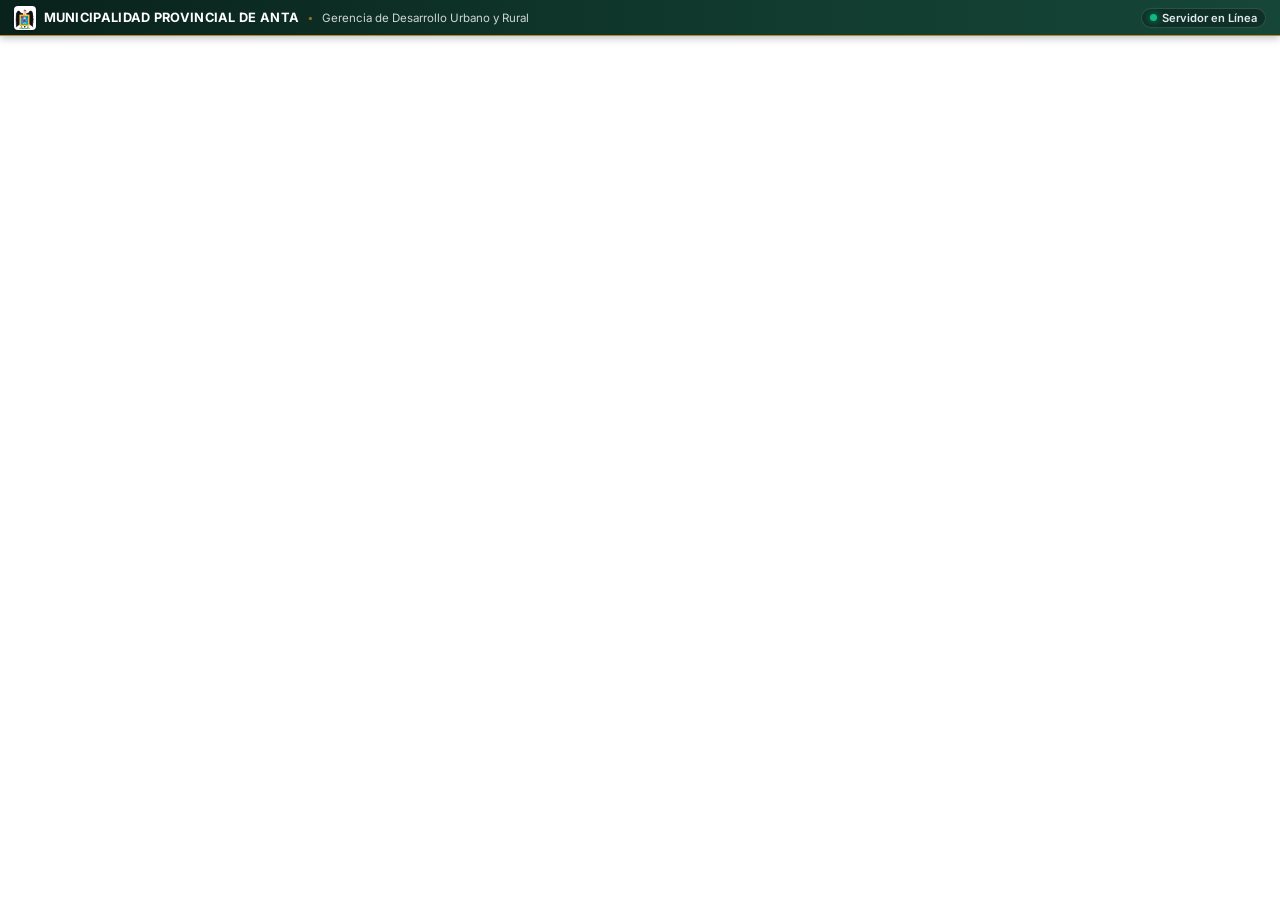
<file: docs/index.html>
<!DOCTYPE html>
<html lang="es">
<head>
  <meta charset="UTF-8">
  <meta name="viewport" content="width=device-width, initial-scale=1.0, maximum-scale=1.0, user-scalable=no">
  <meta http-equiv="X-Content-Type-Options" content="nosniff">
  <meta name="referrer" content="strict-origin-when-cross-origin">
  <title>GeoVisor PDU Anta (2024 - 2034) — Municipalidad Provincial de Anta</title>
  
  <!-- Metadatos institucionales y OpenGraph para compartir en WhatsApp, Facebook, etc. -->
  <meta name="description" content="Plataforma de consulta cartográfica y normativa del Plan de Desarrollo Urbano de Anta (2024 - 2034). Municipalidad Provincial de Anta - GDUR.">
  <meta property="og:title" content="GeoVisor Oficial PDU Anta (2024 - 2034)">
  <meta property="og:description" content="Consulta de zonificación, sistema vial, parámetros urbanísticos y generación de fichas informativas del distrito de Anta.">
  <meta property="og:image" content="escudo_muni_anta.png">
  <meta property="og:type" content="website">
  
  <link rel="icon" type="image/png" href="escudo_muni_anta.png">
  
  <!-- Tipografía Inter -->
  <link rel="preconnect" href="https://fonts.googleapis.com">
  <link rel="preconnect" href="https://fonts.gstatic.com" crossorigin>
  <link href="https://fonts.googleapis.com/css2?family=Inter:wght@400;500;600;700;800&display=swap" rel="stylesheet">
  
  <!-- FontAwesome Icons -->
  <link rel="stylesheet" href="https://cdnjs.cloudflare.com/ajax/libs/font-awesome/6.4.2/css/all.min.css">

  <style>
    :root {
      --verde-inst: #174A3A;
      --verde-oscuro: #0F2D24;
      --verde-hover: #10392D;
      --dorado-inst: #B68A2C;
      --bg-dark: #0B241D;
      --texto-claro: #F8FAF9;
      --texto-muted: #94A3B8;
      --border-color: rgba(255, 255, 255, 0.12);
      --header-h: 36px;
    }

    * {
      box-sizing: border-box;
      margin: 0;
      padding: 0;
    }

    html, body {
      width: 100%;
      height: 100%;
      overflow: hidden;
      font-family: 'Inter', -apple-system, BlinkMacSystemFont, 'Segoe UI', Roboto, sans-serif;
      background-color: var(--verde-oscuro);
      color: #1E293B;
    }

    /* Barra Superior Institucional Oficial */
    .pdu-topbar {
      height: var(--header-h);
      background: linear-gradient(90deg, #09221B 0%, #113B2E 60%, #154637 100%);
      color: #FFFFFF;
      display: flex;
      align-items: center;
      justify-content: space-between;
      padding: 0 0.85rem;
      border-bottom: 1.5px solid var(--dorado-inst);
      box-shadow: 0 2px 8px rgba(0, 0, 0, 0.25);
      position: relative;
      z-index: 100;
    }

    .pdu-brand {
      display: flex;
      align-items: center;
      gap: 8px;
      text-decoration: none;
      color: inherit;
      min-width: 0;
    }

    .pdu-logo-muni {
      height: 24px;
      width: auto;
      background: #FFFFFF;
      padding: 1px;
      border-radius: 4px;
      box-shadow: 0 1px 3px rgba(0, 0, 0, 0.25);
    }

    .pdu-title-group {
      display: flex;
      align-items: center;
      gap: 8px;
      min-width: 0;
      white-space: nowrap;
    }

    .pdu-main-title {
      font-size: 0.80rem;
      font-weight: 700;
      letter-spacing: 0.3px;
      text-transform: uppercase;
      color: #FFFFFF;
    }

    .pdu-separator {
      color: var(--dorado-inst);
      font-weight: 300;
      opacity: 0.75;
      font-size: 0.75rem;
      user-select: none;
    }

    .pdu-sub-title {
      font-size: 0.72rem;
      font-weight: 400;
      color: rgba(255, 255, 255, 0.80);
      overflow: hidden;
      text-overflow: ellipsis;
    }

    .pdu-actions {
      display: flex;
      align-items: center;
      gap: 8px;
      flex-shrink: 0;
    }

    .status-pill {
      display: inline-flex;
      align-items: center;
      gap: 5px;
      font-size: 0.70rem;
      font-weight: 600;
      padding: 2px 8px;
      border-radius: 12px;
      background: rgba(0, 0, 0, 0.30);
      border: 1px solid rgba(255, 255, 255, 0.15);
      color: #E2E8F0;
    }


    .status-dot {
      width: 7px;
      height: 7px;
      border-radius: 50%;
      background-color: #94A3B8;
    }

    .status-dot.online {
      background-color: #10B981;
      box-shadow: 0 0 8px #10B981;
      animation: pulse-dot 2s infinite;
    }

    .status-dot.connecting {
      background-color: #F59E0B;
      animation: pulse-dot 1s infinite;
    }

    .status-dot.offline {
      background-color: #EF4444;
    }

    @keyframes pulse-dot {
      0%, 100% { opacity: 1; transform: scale(1); }
      50% { opacity: 0.4; transform: scale(0.85); }
    }

    /* Contenedor del Iframe y Pantallas de Estado */
    .pdu-viewport-wrap {
      width: 100%;
      height: calc(100vh - var(--header-h));
      position: relative;
      background: #FFFFFF;
    }

    #geovisor_frame {
      width: 100%;
      height: 100%;
      border: none;
      display: none;
    }

    /* Pantalla de Carga y Conexión */
    .pdu-screen-state {
      position: absolute;
      top: 0;
      left: 0;
      width: 100%;
      height: 100%;
      display: flex;
      flex-direction: column;
      align-items: center;
      justify-content: center;
      padding: 1.5rem;
      text-align: center;
      background: radial-gradient(circle at center, #174A3A 0%, #0B241D 100%);
      color: #FFFFFF;
      z-index: 50;
      transition: opacity 0.4s ease;
    }

    .state-card {
      background: rgba(255, 255, 255, 0.05);
      backdrop-filter: blur(12px);
      -webkit-backdrop-filter: blur(12px);
      border: 1px solid rgba(255, 255, 255, 0.15);
      border-radius: 16px;
      padding: 2.2rem 2rem;
      max-width: 580px;
      width: 100%;
      box-shadow: 0 20px 50px rgba(0, 0, 0, 0.4);
    }

    .state-card-img {
      height: 64px;
      margin-bottom: 1rem;
      filter: drop-shadow(0 4px 8px rgba(0, 0, 0, 0.3));
    }

    .state-title {
      font-size: 1.28rem;
      font-weight: 800;
      margin-bottom: 0.4rem;
      color: #FFFFFF;
    }

    .state-subtitle {
      font-size: 0.84rem;
      color: #CBD5E1;
      margin-bottom: 1.4rem;
      line-height: 1.45;
    }

    /* Spinner Animado */
    .pdu-spinner {
      width: 44px;
      height: 44px;
      border: 3.5px solid rgba(255, 255, 255, 0.18);
      border-top-color: #10B981;
      border-radius: 50%;
      animation: spin 0.85s linear infinite;
      margin: 1.2rem auto;
    }

    @keyframes spin {
      to { transform: rotate(360deg); }
    }

    .state-notice {
      background: rgba(0, 0, 0, 0.3);
      border: 1px solid rgba(255, 255, 255, 0.12);
      border-radius: 8px;
      padding: 0.85rem 1rem;
      font-size: 0.78rem;
      color: #CBD5E1;
      margin-top: 1.2rem;
      line-height: 1.5;
      text-align: left;
    }

    .state-notice strong {
      color: #F8FAFC;
    }

    .btn-reconnect {
      background: linear-gradient(135deg, #10B981 0%, #059669 100%);
      color: #FFFFFF;
      font-weight: 700;
      font-size: 0.86rem;
      border: none;
      padding: 0.65rem 1.4rem;
      border-radius: 8px;
      cursor: pointer;
      margin-top: 1.2rem;
      display: inline-flex;
      align-items: center;
      gap: 8px;
      box-shadow: 0 4px 14px rgba(16, 185, 129, 0.35);
      transition: all 0.2s ease;
    }

    .btn-reconnect:hover {
      background: linear-gradient(135deg, #059669 0%, #047857 100%);
      transform: translateY(-1px);
    }

    /* Adaptación Móvil */
    @media (max-width: 768px) {
      .pdu-sub-title,
      .pdu-separator {
        display: none;
      }
      .pdu-main-title {
        font-size: 0.74rem;
      }
      .state-card {
        padding: 1.5rem 1.2rem;
      }
      .state-title {
        font-size: 1.1rem;
      }
    }
  </style>
</head>
<body>

  <!-- Barra Superior Institucional Oficial -->
  <header class="pdu-topbar">
    <div class="pdu-brand" title="Municipalidad Provincial de Anta - Gerencia de Desarrollo Urbano y Rural">
      <img src="escudo_muni_anta.png" alt="Escudo Anta" class="pdu-logo-muni">
      <div class="pdu-title-group">
        <span class="pdu-main-title">Municipalidad Provincial de Anta</span>
        <span class="pdu-separator">•</span>
        <span class="pdu-sub-title">Gerencia de Desarrollo Urbano y Rural</span>
      </div>
    </div>

    <div class="pdu-actions">
      <!-- Indicador de Estado del Servidor -->
      <div id="status_pill" class="status-pill" title="Servicio Territorial Oficial">
        <span id="status_dot" class="status-dot connecting"></span>
        <span id="status_text">Conectando...</span>
      </div>
    </div>
  </header>

  <!-- Área Principal de Visualización -->
  <main class="pdu-viewport-wrap">
    
    <!-- Iframe Seguro donde corre el GeoVisor R Shiny -->
    <iframe 
      id="geovisor_frame" 
      src="about:blank"
      allow="geolocation *; clipboard-write *"
      title="GeoVisor PDU Anta">
    </iframe>

    <!-- Pantalla de Estado (Conectando / Mantenimiento) -->
    <div id="pantalla_estado" class="pdu-screen-state">
      <div class="state-card">
        <img src="escudo_muni_anta.png" alt="Escudo Anta" class="state-card-img">
        <h2 id="estado_titulo" class="state-title">Conectando con el GeoVisor Municipal</h2>
        <p id="estado_subtitulo" class="state-subtitle">
          Estableciendo enlace seguro con el servidor cartográfico del Plan de Desarrollo Urbano de Anta (2024 - 2034)...
        </p>

        <div id="estado_spinner" class="pdu-spinner"></div>

        <div id="estado_aviso" class="state-notice" style="display: none;">
          <strong><i class="fa-solid fa-circle-info"></i> Información para el Ciudadano:</strong><br>
          Si el visor no carga, es posible que el servidor municipal se encuentre en mantenimiento programado o fuera del horario de transmisión.<br><br>
          • <strong>Mesa de Partes Virtual:</strong> <a href="mailto:mesadepartesvirtual@munianta.gob.pe" style="color: #6EE7B7;">mesadepartesvirtual@munianta.gob.pe</a><br>
          • <strong>Sede Institucional:</strong> Casa de la cultura: Av. los Andes SN - Anta - Cusco (Referencia: Av. los Andes SN)<br>
          • <strong>Horario de Atención:</strong> Lunes a Viernes de 8:00 a 17:00 horas.
        </div>

        <button id="btn_reintentar" type="button" class="btn-reconnect" style="display: none;" onclick="verificarYConectarServidor(true)">
          <i class="fa-solid fa-rotate-right"></i> Reintentar Conexión Ahora
        </button>
      </div>
    </div>

  </main>

  <script>
    // ======================================================================
    // BLINDAJE SEC-05: PROTECCIÓN ANTI-CLICKJACKING DEL PORTAL GITHUB PAGES (CWE-1021)
    // Evita que portales externos fraudulentos enmarquen esta página para phishing
    // ======================================================================
    if (window.top !== window.self) {
      try {
        var parentOrigin = '';
        if (document.referrer) {
          parentOrigin = (new URL(document.referrer)).origin.toLowerCase();
        }
        var autorizado = parentOrigin.endsWith('.munianta.gob.pe') || parentOrigin === 'https://munianta.gob.pe';
        if (!autorizado) {
          window.top.location.href = window.self.location.href;
        }
      } catch(e) {
        if (window.top) {
          window.top.location.href = window.self.location.href;
        }
      }
    }

    // Configuración del Portal GitHub Pages
    const CONFIG = {
      endpointFile: './server_endpoint.json',
      checkIntervalMs: 30000,
      timeoutMs: 8000
    };

    let serverUrlActual = '';
    let iframeIniciado = false;
    let intervalTimer = null;

    // Normalizar URLs asegurando protocolo https/http y barra final consistente
    function normalizarUrl(u) {
      if (!u) return '';
      u = u.trim();
      if (!u.startsWith('http://') && !u.startsWith('https://')) {
        u = 'https://' + u;
      }
      return u.replace(/\/+$/, '') + '/';
    }

    // 1. Obtener parámetro ?server= de la URL si se desea forzar una dirección
    function obtenerParametroUrl(param) {
      const urlParams = new URLSearchParams(window.location.search);
      return urlParams.get(param);
    }

    // 2. Verificar y conectar con el endpoint activo
    async function verificarYConectarServidor(esManual = false) {
      const statusDot = document.getElementById('status_dot');
      const statusText = document.getElementById('status_text');
      const pantallaEstado = document.getElementById('pantalla_estado');
      const estadoTitulo = document.getElementById('estado_titulo');
      const estadoSubtitulo = document.getElementById('estado_subtitulo');
      const estadoSpinner = document.getElementById('estado_spinner');
      const estadoAviso = document.getElementById('estado_aviso');
      const btnReintentar = document.getElementById('btn_reintentar');
      const geovisorFrame = document.getElementById('geovisor_frame');

      if (esManual) {
        statusDot.className = 'status-dot connecting';
        statusText.textContent = 'Verificando...';
      }

      let urlServidor = obtenerParametroUrl('server');

      // Si no viene en la URL, leer el archivo server_endpoint.json
      if (!urlServidor) {
        try {
          const resp = await fetch(CONFIG.endpointFile + '?t=' + Date.now(), { cache: 'no-store' });
          if (resp.ok) {
            const data = await resp.json();
            if (data && data.url && data.url.trim() !== '') {
              urlServidor = data.url.trim();
            }
          }
        } catch (e) {
          console.warn('No se pudo leer server_endpoint.json:', e);
        }
      }

      // Validar si tenemos URL
      if (!urlServidor || urlServidor === '') {
        marcarServidorFueraDeLinea(
          'Servidor en Espera de Conexión',
          'El servidor territorial en la Municipalidad de Anta aún no ha transmitido su señal activa para hoy.'
        );
        return;
      }

      const urlNorm = normalizarUrl(urlServidor);
      const urlActualNorm = normalizarUrl(serverUrlActual);

      // CRÍTICO: Si el iframe ya está cargado con esta misma URL y no es actualización manual forzada,
      // NUNCA recargar el iframe para no interrumpir el ingreso de DNI ni la sesión activa del ciudadano.
      if (iframeIniciado && urlNorm === urlActualNorm && !esManual) {
        statusDot.className = 'status-dot online';
        statusText.textContent = 'Servidor en Línea';
        return;
      }

      serverUrlActual = urlNorm;
      iframeIniciado = true;

      // Cargar iframe
      statusDot.className = 'status-dot connecting';
      statusText.textContent = 'Cargando Visor...';
      estadoTitulo.textContent = 'Iniciando GeoVisor PDU Anta';
      estadoSubtitulo.textContent = 'Conectando con el GeoVisor de la Municipalidad de Anta...';
      estadoSpinner.style.display = 'block';
      estadoAviso.style.display = 'none';
      btnReintentar.style.display = 'none';

      geovisorFrame.src = urlNorm;
      geovisorFrame.onload = function() {
        // Iframe cargado con éxito
        setTimeout(() => {
          pantallaEstado.style.opacity = '0';
          setTimeout(() => {
            pantallaEstado.style.display = 'none';
            geovisorFrame.style.display = 'block';
          }, 400);

          statusDot.className = 'status-dot online';
          statusText.textContent = 'Servidor en Línea';
        }, 800);
      };

      // Control de tiempo límite si el iframe no responde en 12 segundos
      setTimeout(() => {
        if (pantallaEstado.style.display !== 'none' && iframeIniciado) {
          statusDot.className = 'status-dot online';
          statusText.textContent = 'Servidor en Línea';
          pantallaEstado.style.opacity = '0';
          setTimeout(() => {
            pantallaEstado.style.display = 'none';
            geovisorFrame.style.display = 'block';
          }, 300);
        }
      }, 12000);
    }

    function marcarServidorFueraDeLinea(titulo, subtitulo) {
      const statusDot = document.getElementById('status_dot');
      const statusText = document.getElementById('status_text');
      const pantallaEstado = document.getElementById('pantalla_estado');
      const estadoTitulo = document.getElementById('estado_titulo');
      const estadoSubtitulo = document.getElementById('estado_subtitulo');
      const estadoSpinner = document.getElementById('estado_spinner');
      const estadoAviso = document.getElementById('estado_aviso');
      const btnReintentar = document.getElementById('btn_reintentar');
      const geovisorFrame = document.getElementById('geovisor_frame');

      iframeIniciado = false;
      serverUrlActual = '';
      statusDot.className = 'status-dot offline';
      statusText.textContent = 'Fuera de Línea';
      
      geovisorFrame.style.display = 'none';
      pantallaEstado.style.display = 'flex';
      pantallaEstado.style.opacity = '1';
      
      estadoTitulo.textContent = titulo;
      estadoSubtitulo.textContent = subtitulo;
      estadoSpinner.style.display = 'none';
      estadoAviso.style.display = 'block';
      btnReintentar.style.display = 'inline-flex';
    }

    // Inicializar al cargar el DOM
    document.addEventListener('DOMContentLoaded', () => {
      verificarYConectarServidor();
      // La máscara pública no consulta endpoints ni sondea el servidor privado.
    });
  </script>
</body>
</html>
</file>
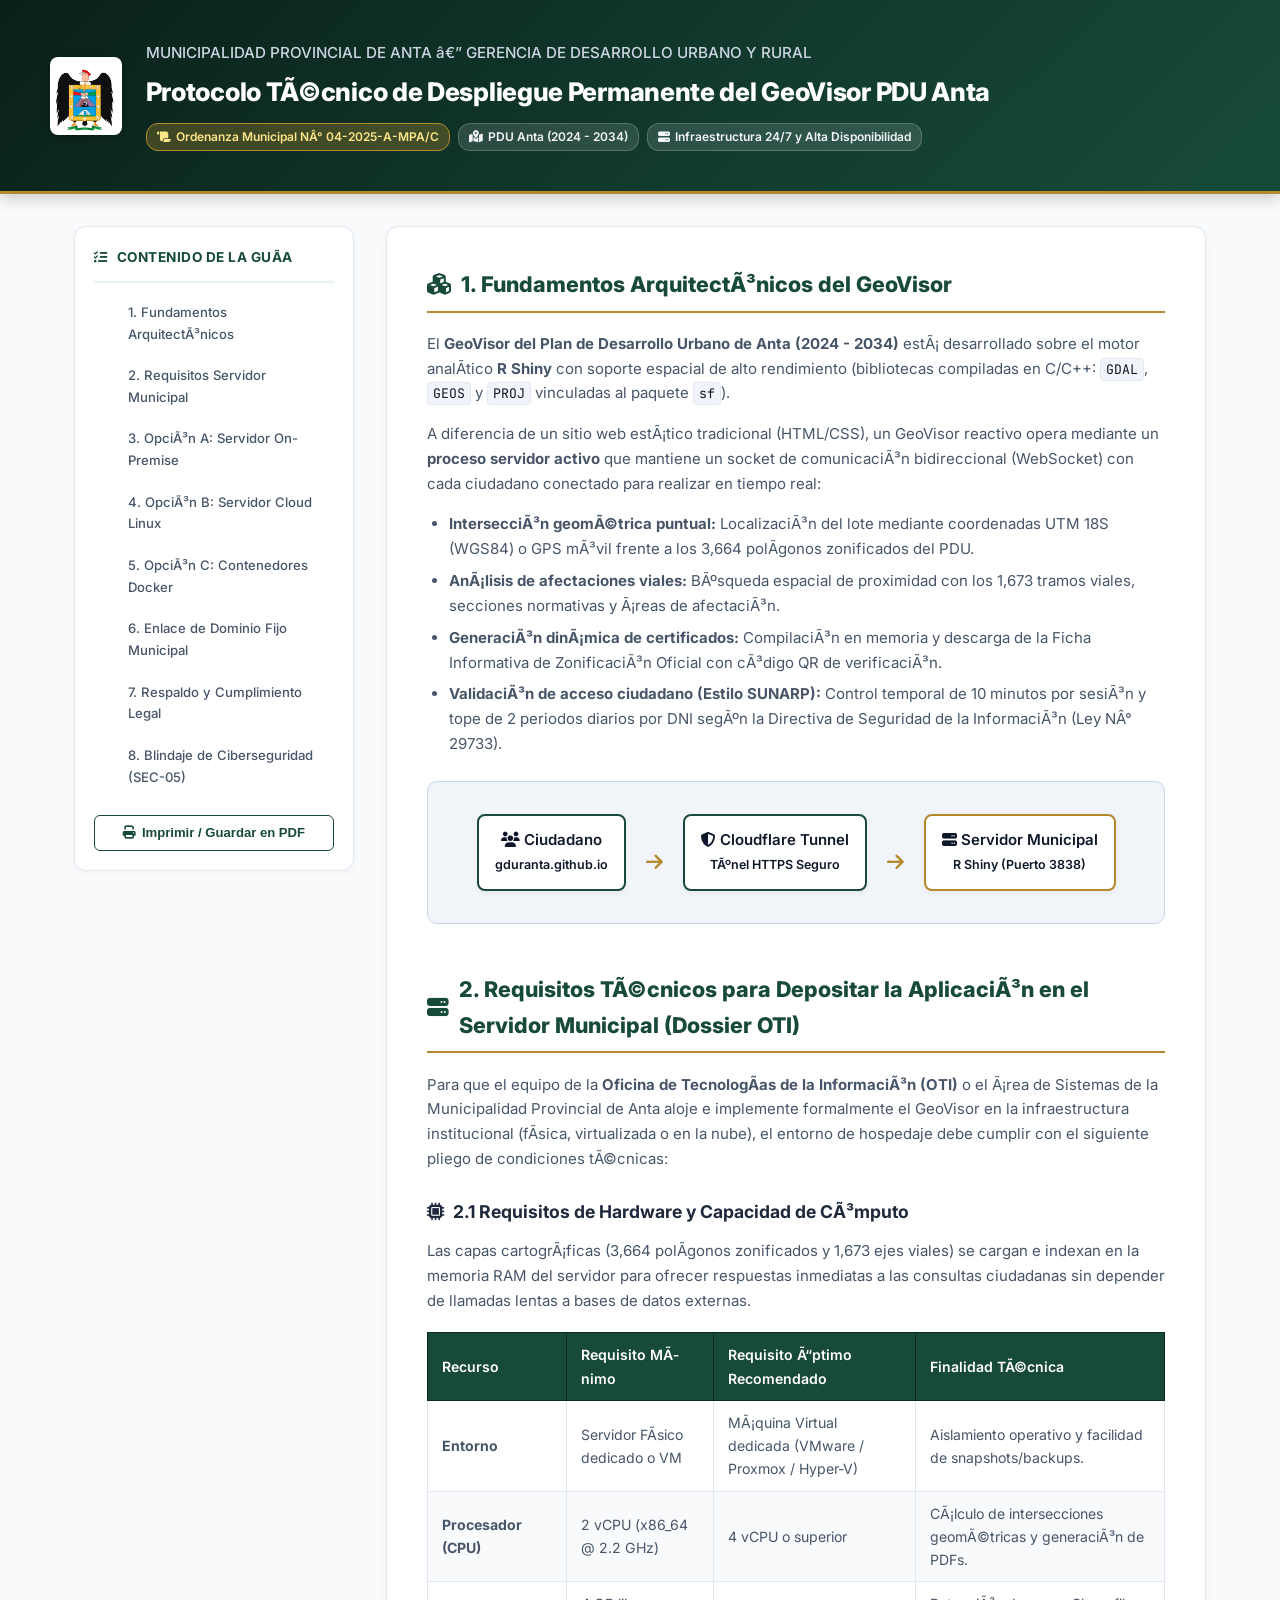
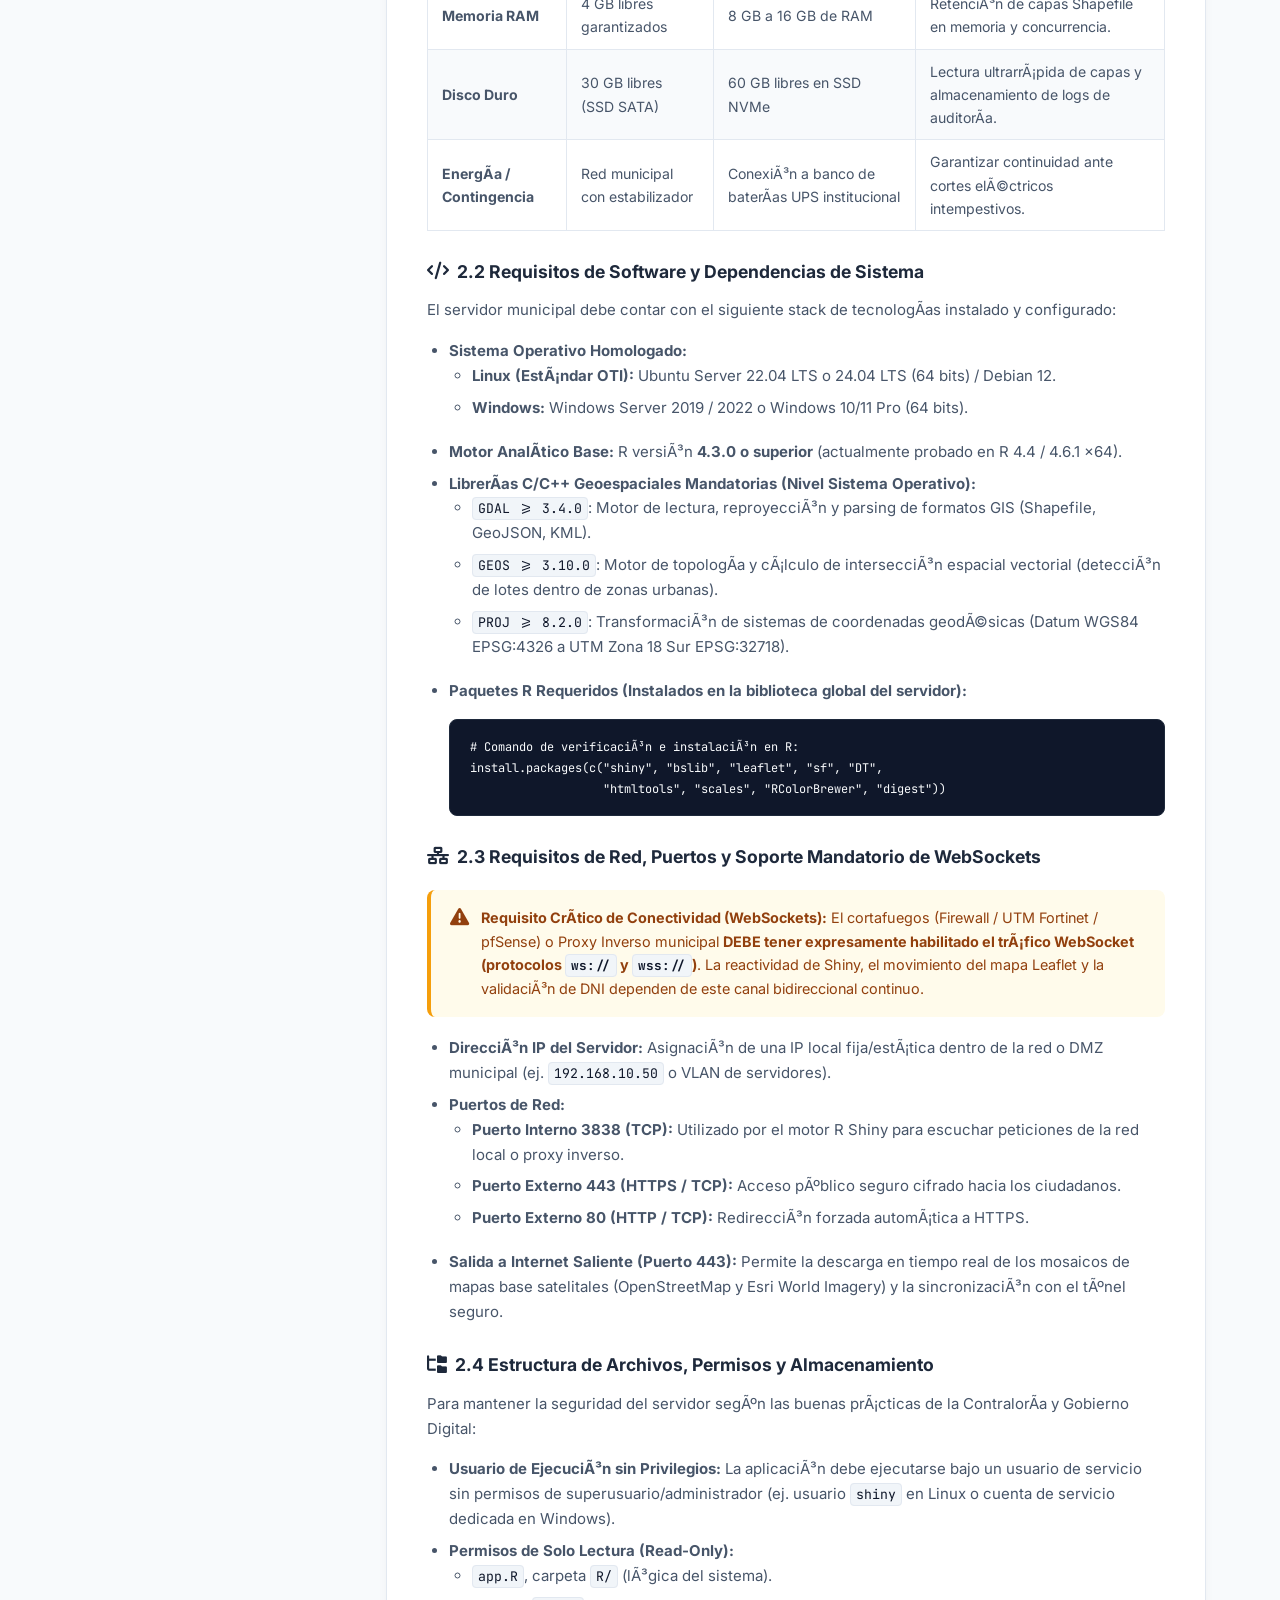
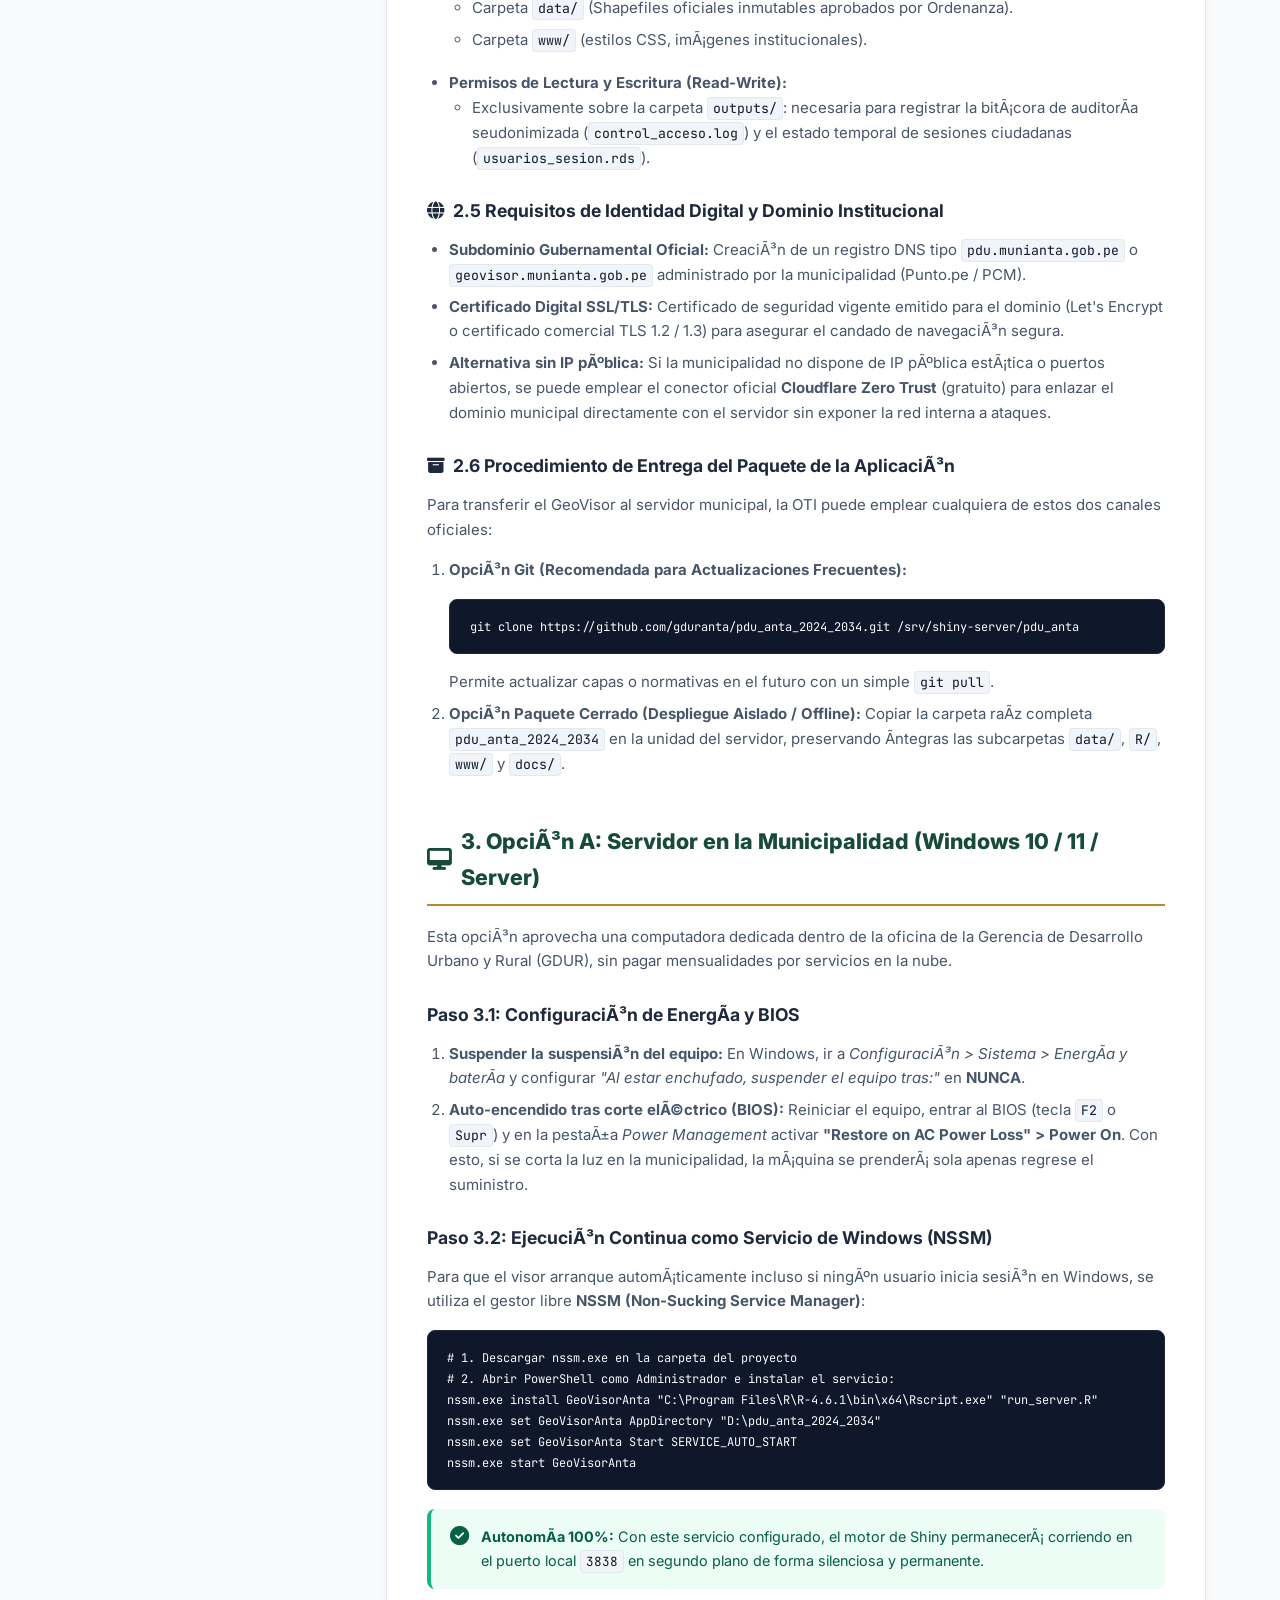
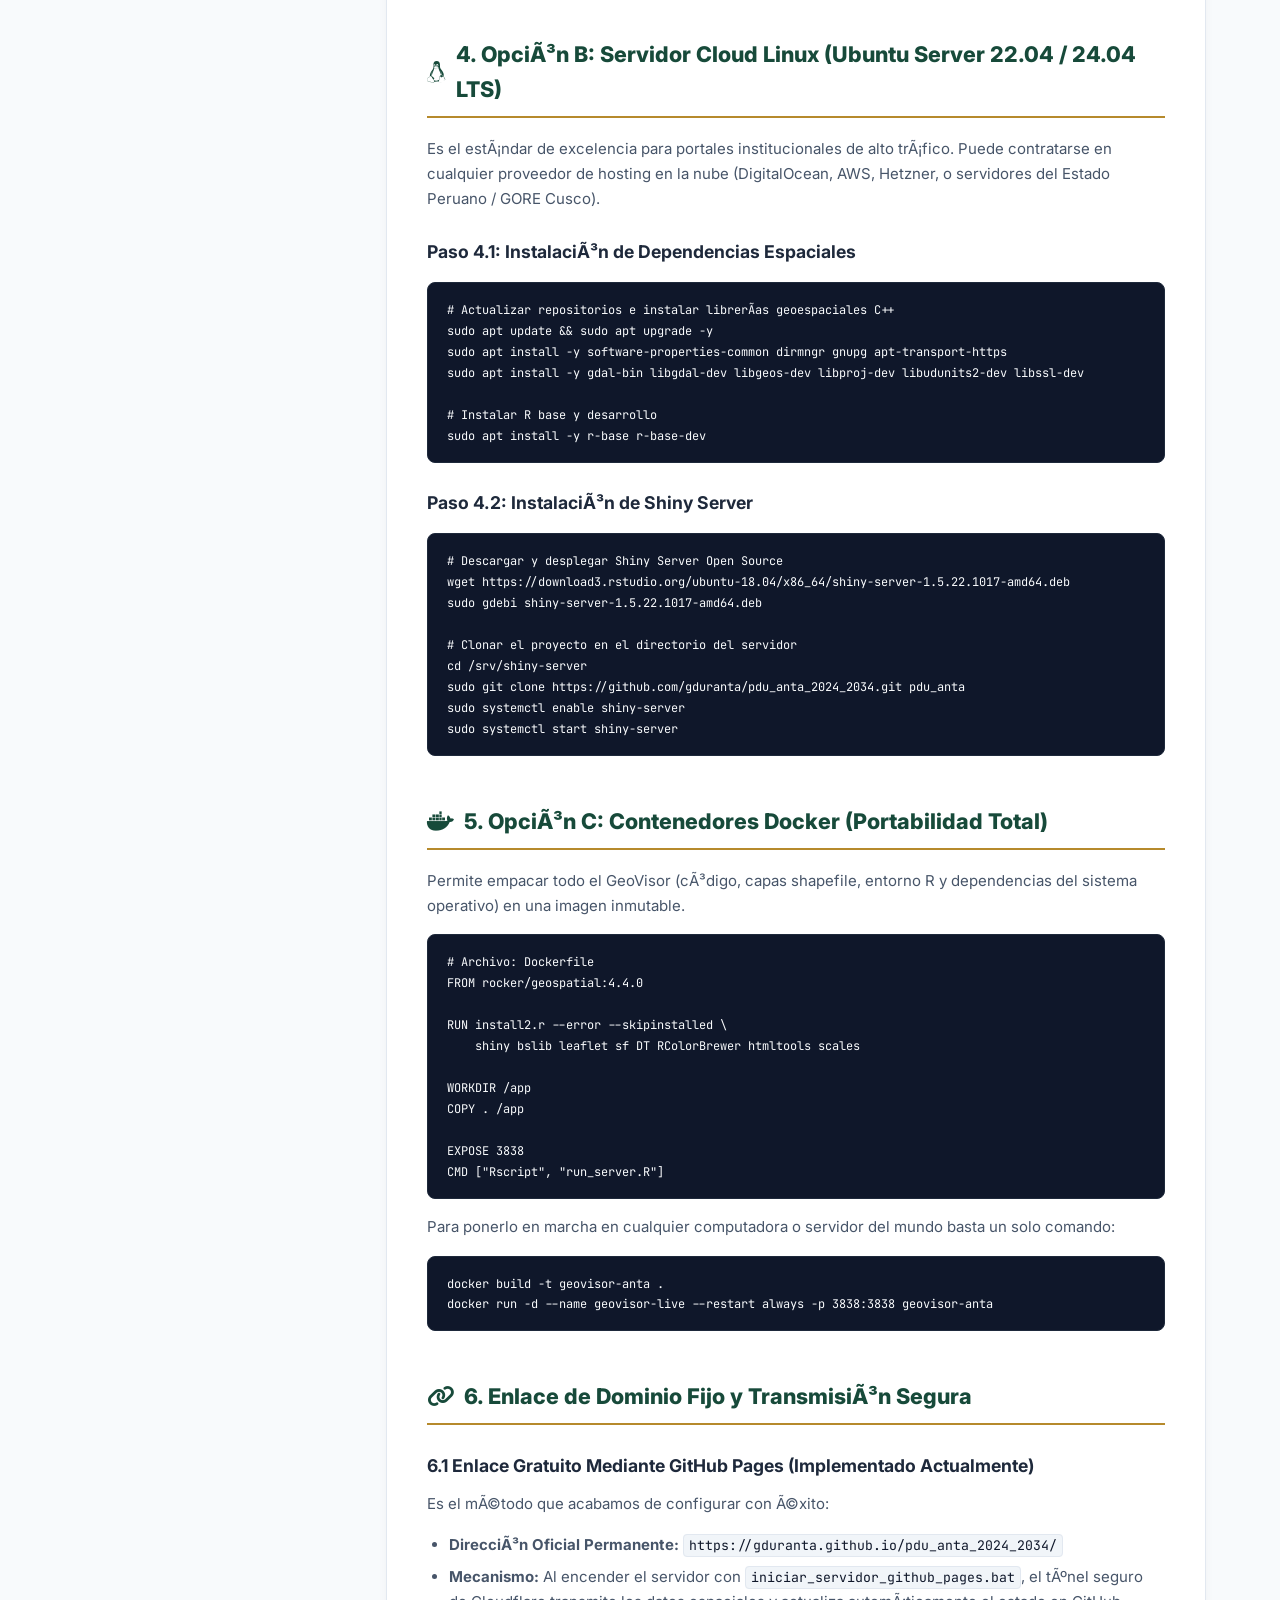
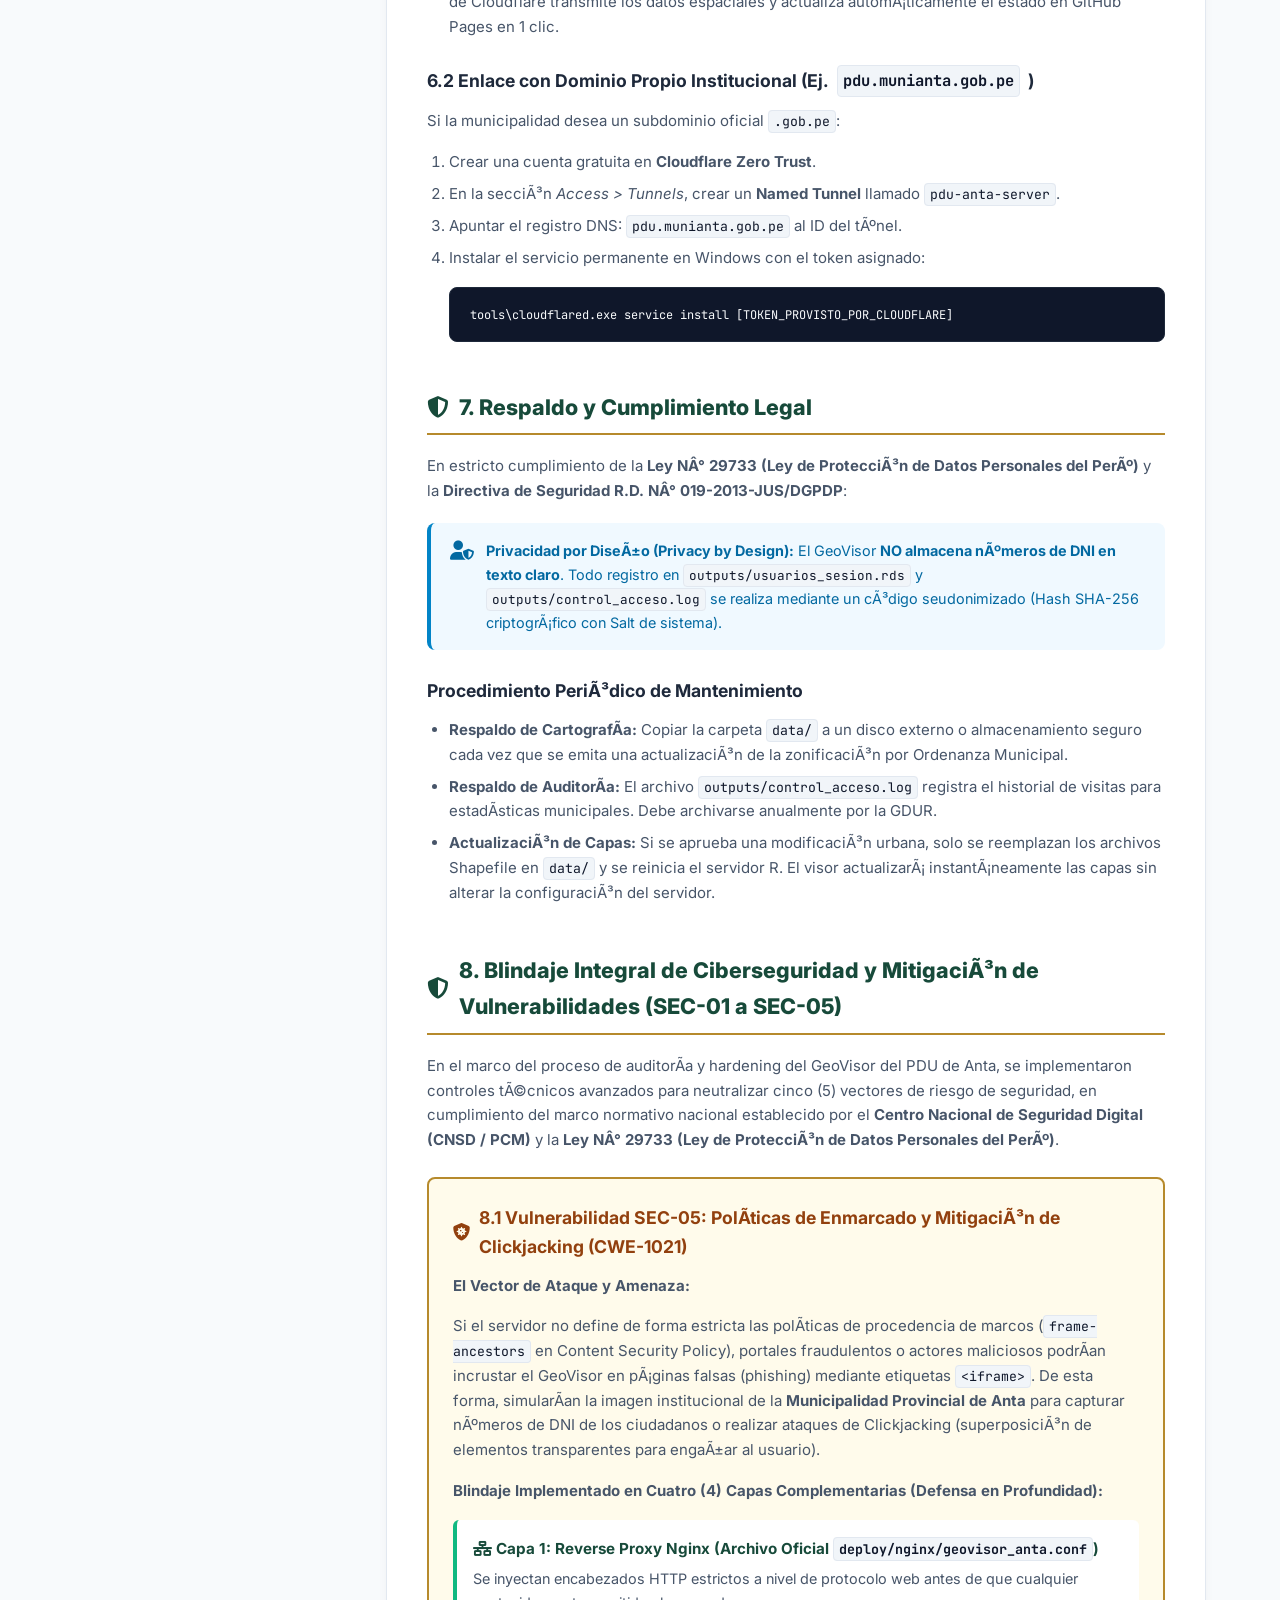
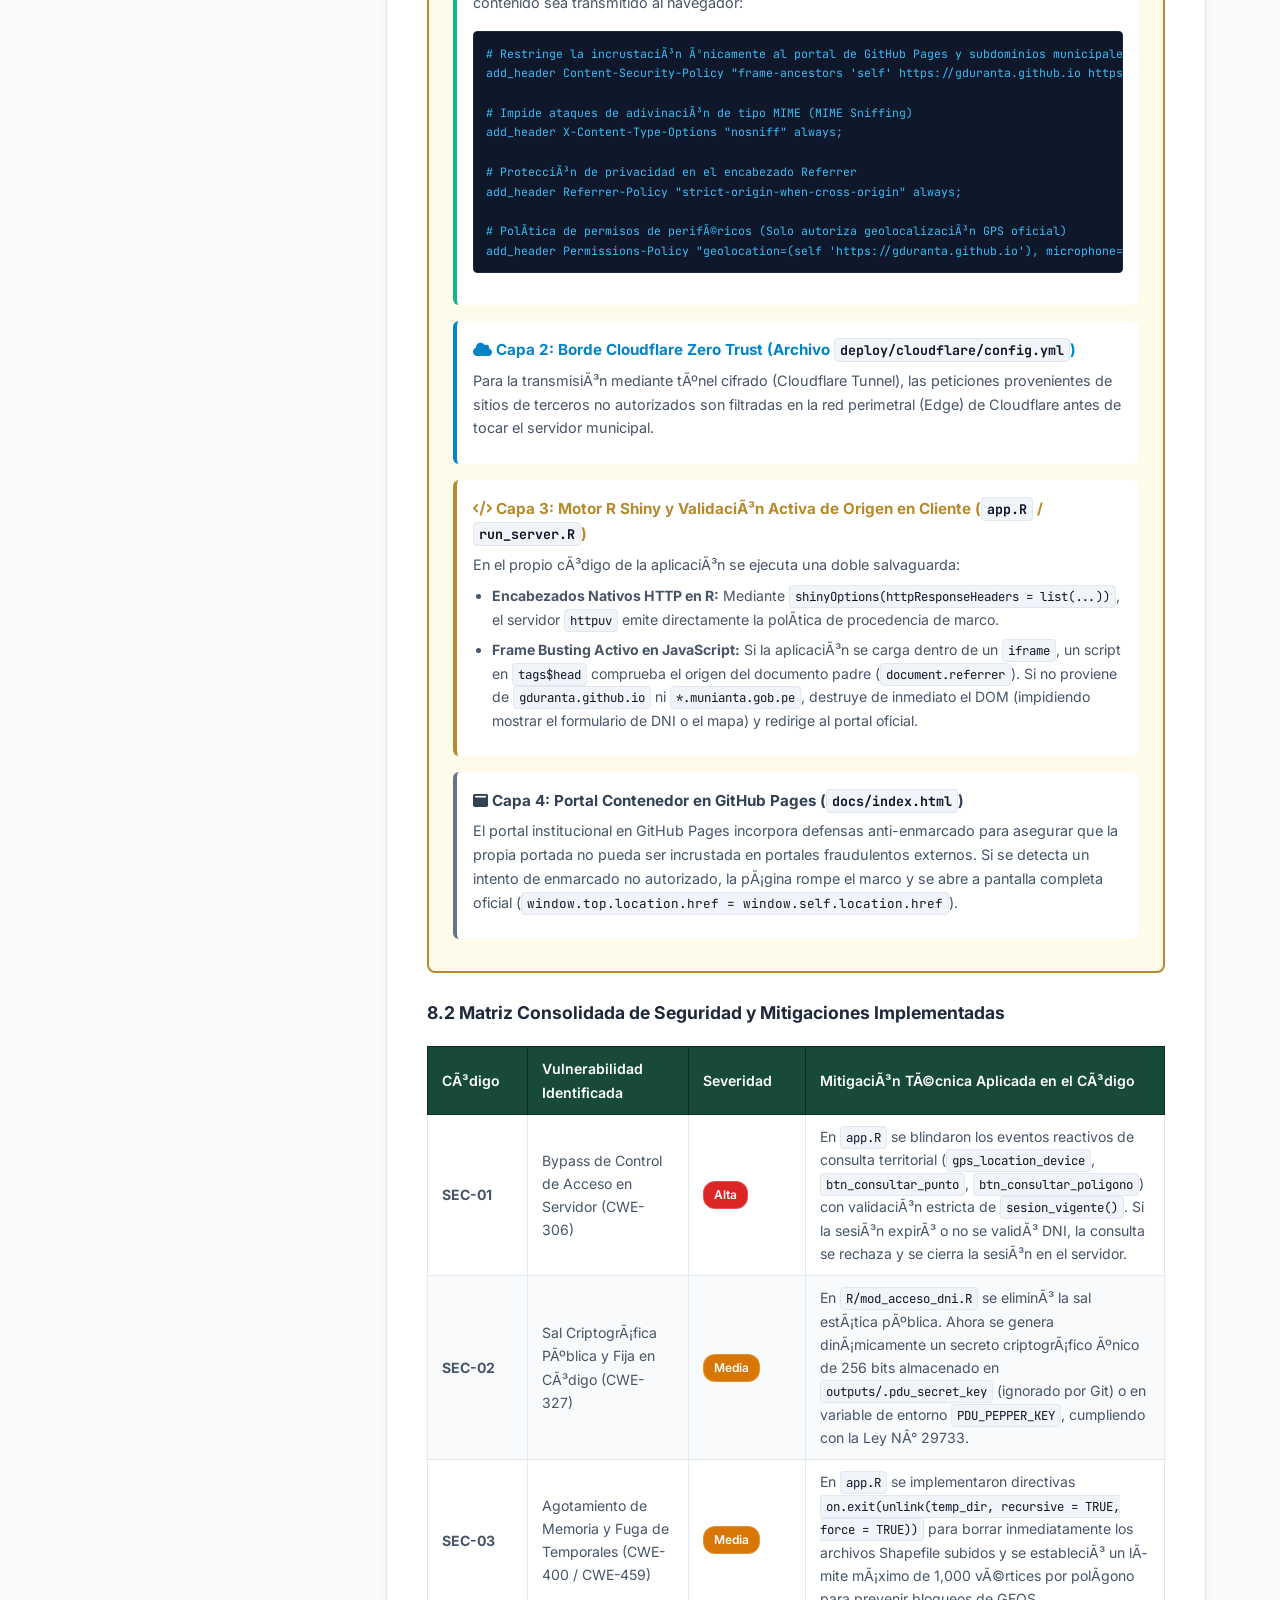
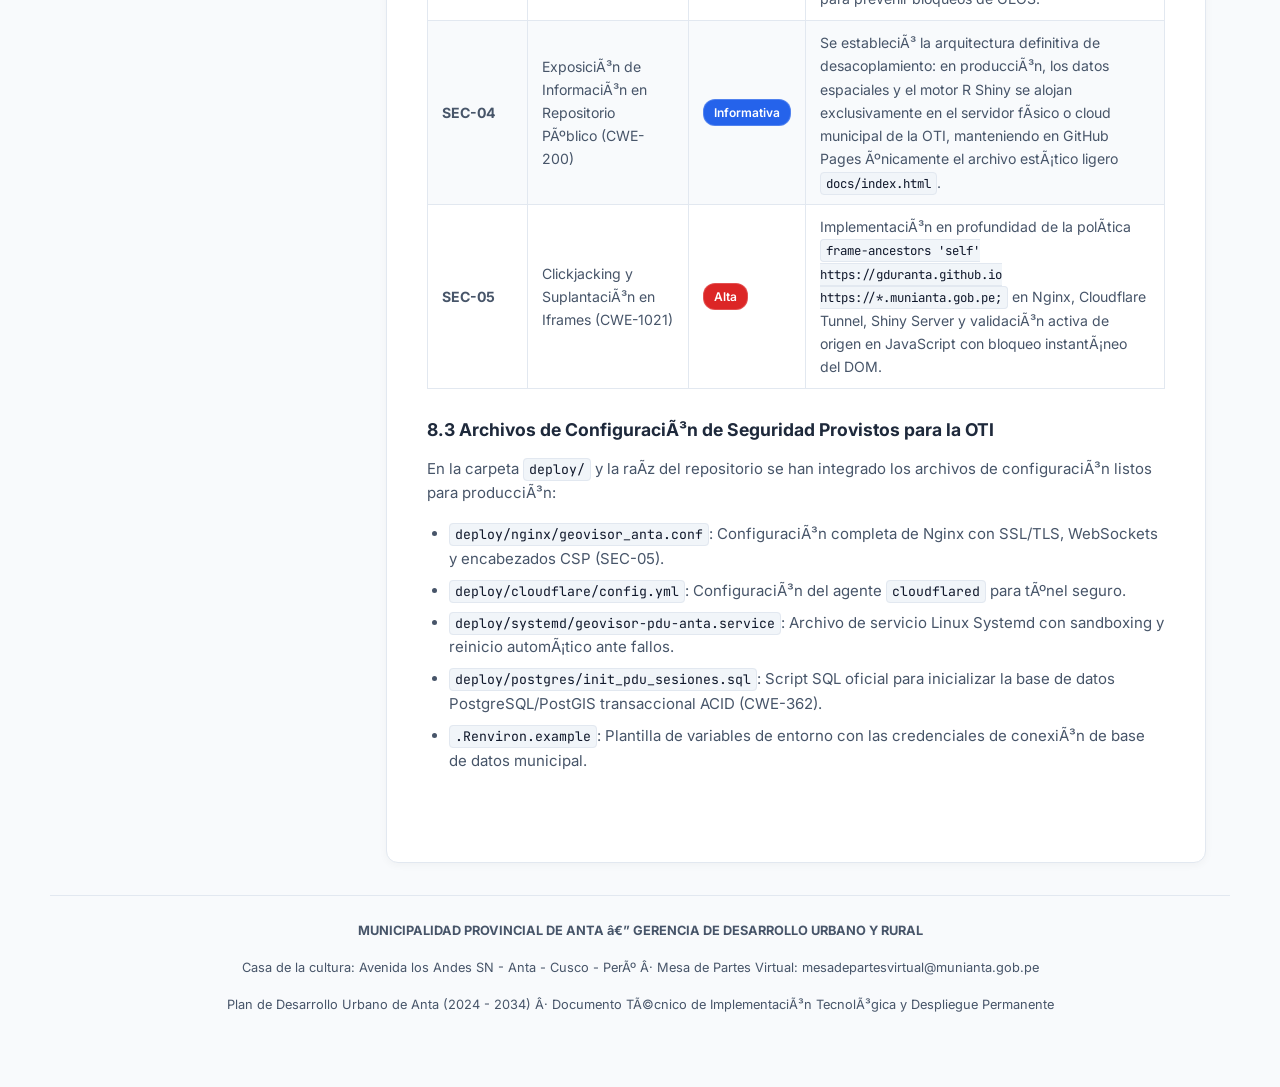
<file: docs/guia_despliegue_servidor_permanente.html>
﻿<!DOCTYPE html>
<html lang="es">
<head>
  <meta charset="UTF-8">
  <meta name="viewport" content="width=device-width, initial-scale=1.0">
  <title>GuÃ­a TÃ©cnica de Despliegue Permanente â€” GeoVisor PDU Anta (2024-2034)</title>
  <link rel="icon" type="image/png" href="escudo_muni_anta.png">
  
  <!-- TipografÃ­a Inter & FontAwesome -->
  <link rel="preconnect" href="https://fonts.googleapis.com">
  <link rel="preconnect" href="https://fonts.gstatic.com" crossorigin>
  <link href="https://fonts.googleapis.com/css2?family=Inter:wght@300;400;500;600;700;800&family=JetBrains+Mono:wght@400;500;600&display=swap" rel="stylesheet">
  <link rel="stylesheet" href="https://cdnjs.cloudflare.com/ajax/libs/font-awesome/6.4.2/css/all.min.css">

  <style>
    :root {
      --verde-primario: #174A3A;
      --verde-oscuro: #0D2B22;
      --verde-claro: #E8F5E9;
      --verde-acento: #10B981;
      --dorado-oficial: #B68A2C;
      --dorado-claro: #FEF3C7;
      --gris-fondo: #F8FAFC;
      --gris-borde: #E2E8F0;
      --texto-oscuro: #0F172A;
      --texto-secundario: #475569;
      --texto-muted: #64748B;
      --azul-destacado: #0284C7;
    }

    * {
      box-sizing: border-box;
      margin: 0;
      padding: 0;
    }

    body {
      font-family: 'Inter', -apple-system, BlinkMacSystemFont, 'Segoe UI', Roboto, sans-serif;
      background-color: var(--gris-fondo);
      color: var(--texto-oscuro);
      line-height: 1.65;
      font-size: 15px;
    }

    /* Cabecera Principal */
    .doc-header {
      background: linear-gradient(135deg, #092019 0%, #123C2F 60%, #174A3A 100%);
      color: #FFFFFF;
      padding: 2.5rem 1.5rem;
      border-bottom: 3px solid var(--dorado-oficial);
      box-shadow: 0 4px 15px rgba(0, 0, 0, 0.2);
    }

    .doc-header-content {
      max-width: 1180px;
      margin: 0 auto;
      display: flex;
      align-items: center;
      gap: 1.5rem;
    }

    .doc-escudo {
      height: 78px;
      width: auto;
      background: #FFFFFF;
      padding: 4px;
      border-radius: 8px;
      box-shadow: 0 2px 8px rgba(0, 0, 0, 0.3);
    }

    .doc-header-titles h1 {
      font-size: 1.6rem;
      font-weight: 800;
      letter-spacing: -0.3px;
      margin-bottom: 0.3rem;
    }

    .doc-header-titles h2 {
      font-size: 0.95rem;
      font-weight: 500;
      color: #CBD5E1;
      margin-bottom: 0.4rem;
    }

    .doc-header-badges {
      display: flex;
      flex-wrap: wrap;
      gap: 8px;
      margin-top: 0.6rem;
    }

    .badge-doc {
      display: inline-flex;
      align-items: center;
      gap: 5px;
      font-size: 0.75rem;
      font-weight: 600;
      padding: 3px 10px;
      border-radius: 12px;
      background: rgba(255, 255, 255, 0.12);
      border: 1px solid rgba(255, 255, 255, 0.2);
      color: #F1F5F9;
    }

    .badge-dorada {
      background: rgba(182, 138, 44, 0.3);
      border-color: var(--dorado-oficial);
      color: #FDE68A;
    }

    /* Estructura Layout (Sidebar + Contenido) */
    .doc-container {
      max-width: 1180px;
      margin: 2rem auto;
      padding: 0 1.5rem;
      display: grid;
      grid-template-columns: 280px 1fr;
      gap: 2rem;
    }

    /* Sidebar de NavegaciÃ³n */
    .doc-sidebar {
      position: sticky;
      top: 1.5rem;
      height: fit-content;
      background: #FFFFFF;
      border: 1px solid var(--gris-borde);
      border-radius: 12px;
      padding: 1.2rem;
      box-shadow: 0 2px 6px rgba(0, 0, 0, 0.04);
    }

    .doc-sidebar-title {
      font-size: 0.85rem;
      font-weight: 700;
      text-transform: uppercase;
      letter-spacing: 0.5px;
      color: var(--verde-primario);
      padding-bottom: 0.75rem;
      border-bottom: 2px solid var(--verde-claro);
      margin-bottom: 0.75rem;
      display: flex;
      align-items: center;
      gap: 8px;
    }

    .doc-nav-list {
      list-style: none;
    }

    .doc-nav-item {
      margin-bottom: 0.35rem;
    }

    .doc-nav-link {
      display: block;
      padding: 0.45rem 0.7rem;
      border-radius: 6px;
      color: var(--texto-secundario);
      text-decoration: none;
      font-size: 0.82rem;
      font-weight: 500;
      transition: all 0.2s ease;
    }

    .doc-nav-link:hover {
      background: var(--verde-claro);
      color: var(--verde-primario);
      transform: translateX(3px);
    }

    .btn-imprimir {
      width: 100%;
      margin-top: 1.2rem;
      padding: 0.6rem;
      border: 1px solid var(--verde-primario);
      background: #FFFFFF;
      color: var(--verde-primario);
      border-radius: 6px;
      font-size: 0.82rem;
      font-weight: 600;
      cursor: pointer;
      display: flex;
      align-items: center;
      justify-content: center;
      gap: 6px;
      transition: all 0.2s;
    }

    .btn-imprimir:hover {
      background: var(--verde-primario);
      color: #FFFFFF;
    }

    /* Contenido Principal */
    .doc-content {
      background: #FFFFFF;
      border: 1px solid var(--gris-borde);
      border-radius: 12px;
      padding: 2.5rem;
      box-shadow: 0 2px 8px rgba(0, 0, 0, 0.04);
      min-width: 0;
    }

    .section-block {
      margin-bottom: 3rem;
      scroll-margin-top: 2rem;
    }

    h2.section-title {
      font-size: 1.35rem;
      font-weight: 800;
      color: var(--verde-primario);
      border-bottom: 2px solid var(--dorado-oficial);
      padding-bottom: 0.5rem;
      margin-bottom: 1.2rem;
      display: flex;
      align-items: center;
      gap: 10px;
    }

    h3.subsection-title {
      font-size: 1.1rem;
      font-weight: 700;
      color: #1E293B;
      margin-top: 1.6rem;
      margin-bottom: 0.8rem;
      display: flex;
      align-items: center;
      gap: 8px;
    }

    p {
      margin-bottom: 1rem;
      color: var(--texto-secundario);
    }

    /* Cajas Informativas (Callouts) */
    .callout {
      border-radius: 8px;
      padding: 1rem 1.2rem;
      margin: 1.2rem 0;
      font-size: 0.90rem;
      display: flex;
      gap: 12px;
      align-items: flex-start;
      border-left: 4px solid;
    }

    .callout-info {
      background-color: #F0F9FF;
      border-color: #0284C7;
      color: #0369A1;
    }

    .callout-success {
      background-color: #ECFDF5;
      border-color: #10B981;
      color: #065F46;
    }

    .callout-warning {
      background-color: #FFFBEB;
      border-color: #F59E0B;
      color: #92400E;
    }

    .callout i {
      font-size: 1.2rem;
      margin-top: 2px;
    }

    /* Bloques de CÃ³digo */
    pre {
      background: #0F172A;
      color: #F8FAFC;
      padding: 1rem 1.2rem;
      border-radius: 8px;
      font-family: 'JetBrains Mono', monospace;
      font-size: 0.85rem;
      overflow-x: auto;
      margin: 1rem 0;
      border: 1px solid #1E293B;
      line-height: 1.5;
    }

    code {
      font-family: 'JetBrains Mono', monospace;
      font-size: 0.88em;
      background: #F1F5F9;
      color: #0F172A;
      padding: 2px 5px;
      border-radius: 4px;
      border: 1px solid #E2E8F0;
    }

    pre code {
      background: transparent;
      color: inherit;
      padding: 0;
      border: none;
    }

    /* Tablas Comparativas */
    .table-responsive {
      overflow-x: auto;
      margin: 1.2rem 0;
    }

    table {
      width: 100%;
      border-collapse: collapse;
      font-size: 0.88rem;
      text-align: left;
    }

    th {
      background: var(--verde-primario);
      color: #FFFFFF;
      padding: 10px 14px;
      font-weight: 600;
      border: 1px solid #0D2B22;
    }

    td {
      padding: 10px 14px;
      border: 1px solid var(--gris-borde);
      color: var(--texto-secundario);
    }

    tr:nth-child(even) {
      background-color: #F8FAFC;
    }

    /* Listas Estilizadas */
    ul, ol {
      margin-left: 1.4rem;
      margin-bottom: 1.2rem;
      color: var(--texto-secundario);
    }

    li {
      margin-bottom: 0.45rem;
    }

    /* Diagrama de Arquitectura */
    .arch-diagram {
      background: #F1F5F9;
      border: 1px solid #CBD5E1;
      border-radius: 10px;
      padding: 1.5rem;
      margin: 1.5rem 0;
      text-align: center;
    }

    .arch-step-box {
      background: #FFFFFF;
      border: 2px solid var(--verde-primario);
      border-radius: 8px;
      padding: 0.75rem 1rem;
      font-weight: 600;
      display: inline-block;
      margin: 0.5rem;
      box-shadow: 0 2px 4px rgba(0, 0, 0, 0.05);
    }

    .arch-arrow {
      color: var(--dorado-oficial);
      font-size: 1.2rem;
      margin: 0 0.5rem;
    }

    /* Pie de PÃ¡gina */
    .doc-footer {
      max-width: 1180px;
      margin: 2rem auto;
      padding: 1.5rem;
      text-align: center;
      color: var(--texto-muted);
      font-size: 0.80rem;
      border-top: 1px solid var(--gris-borde);
    }

    @media (max-width: 900px) {
      .doc-container {
        grid-template-columns: 1fr;
      }
      .doc-sidebar {
        display: none;
      }
      .doc-content {
        padding: 1.5rem;
      }
      .doc-header-content {
        flex-direction: column;
        text-align: center;
      }
    }

    @media print {
      body {
        background: #FFFFFF;
      }
      .doc-header {
        background: #174A3A !important;
        color: #FFFFFF !important;
        -webkit-print-color-adjust: exact;
      }
      .doc-sidebar, .btn-imprimir {
        display: none !important;
      }
      .doc-container {
        display: block;
        padding: 0;
        margin: 0;
      }
      .doc-content {
        border: none;
        box-shadow: none;
        padding: 0;
      }
    }
  </style>
</head>
<body>

  <!-- Encabezado Oficial -->
  <header class="doc-header">
    <div class="doc-header-content">
      <img src="escudo_muni_anta.png" alt="Escudo de la Municipalidad de Anta" class="doc-escudo">
      <div class="doc-header-titles">
        <h2>MUNICIPALIDAD PROVINCIAL DE ANTA â€” GERENCIA DE DESARROLLO URBANO Y RURAL</h2>
        <h1>Protocolo TÃ©cnico de Despliegue Permanente del GeoVisor PDU Anta</h1>
        <div class="doc-header-badges">
          <span class="badge-doc badge-dorada"><i class="fa-solid fa-scroll"></i> Ordenanza Municipal NÂ° 04-2025-A-MPA/C</span>
          <span class="badge-doc"><i class="fa-solid fa-map-location-dot"></i> PDU Anta (2024 - 2034)</span>
          <span class="badge-doc"><i class="fa-solid fa-server"></i> Infraestructura 24/7 y Alta Disponibilidad</span>
        </div>
      </div>
    </div>
  </header>

  <!-- Cuerpo Principal -->
  <div class="doc-container">
    
    <!-- Ãndice Lateral Fijo -->
    <aside class="doc-sidebar">
      <div class="doc-sidebar-title">
        <i class="fa-solid fa-list-check"></i> Contenido de la GuÃ­a
      </div>
      <ul class="doc-nav-list">
        <li class="doc-nav-item"><a href="#sec1" class="doc-nav-link">1. Fundamentos ArquitectÃ³nicos</a></li>
        <li class="doc-nav-item"><a href="#sec2" class="doc-nav-link">2. Requisitos Servidor Municipal</a></li>
        <li class="doc-nav-item"><a href="#sec3" class="doc-nav-link">3. OpciÃ³n A: Servidor On-Premise</a></li>
        <li class="doc-nav-item"><a href="#sec4" class="doc-nav-link">4. OpciÃ³n B: Servidor Cloud Linux</a></li>
        <li class="doc-nav-item"><a href="#sec5" class="doc-nav-link">5. OpciÃ³n C: Contenedores Docker</a></li>
        <li class="doc-nav-item"><a href="#sec6" class="doc-nav-link">6. Enlace de Dominio Fijo Municipal</a></li>
        <li class="doc-nav-item"><a href="#sec7" class="doc-nav-link">7. Respaldo y Cumplimiento Legal</a></li>
        <li class="doc-nav-item"><a href="#sec8" class="doc-nav-link">8. Blindaje de Ciberseguridad (SEC-05)</a></li>
      </ul>
      <button class="btn-imprimir" onclick="window.print()">
        <i class="fa-solid fa-print"></i> Imprimir / Guardar en PDF
      </button>
    </aside>

    <!-- Contenido del Documento -->
    <main class="doc-content">

      <!-- SecciÃ³n 1 -->
      <section id="sec1" class="section-block">
        <h2 class="section-title"><i class="fa-solid fa-cubes"></i> 1. Fundamentos ArquitectÃ³nicos del GeoVisor</h2>
        <p>
          El <strong>GeoVisor del Plan de Desarrollo Urbano de Anta (2024 - 2034)</strong> estÃ¡ desarrollado sobre el motor analÃ­tico <strong>R Shiny</strong> con soporte espacial de alto rendimiento (bibliotecas compiladas en C/C++: <code>GDAL</code>, <code>GEOS</code> y <code>PROJ</code> vinculadas al paquete <code>sf</code>).
        </p>
        <p>
          A diferencia de un sitio web estÃ¡tico tradicional (HTML/CSS), un GeoVisor reactivo opera mediante un <strong>proceso servidor activo</strong> que mantiene un socket de comunicaciÃ³n bidireccional (WebSocket) con cada ciudadano conectado para realizar en tiempo real:
        </p>
        <ul>
          <li><strong>IntersecciÃ³n geomÃ©trica puntual:</strong> LocalizaciÃ³n del lote mediante coordenadas UTM 18S (WGS84) o GPS mÃ³vil frente a los 3,664 polÃ­gonos zonificados del PDU.</li>
          <li><strong>AnÃ¡lisis de afectaciones viales:</strong> BÃºsqueda espacial de proximidad con los 1,673 tramos viales, secciones normativas y Ã¡reas de afectaciÃ³n.</li>
          <li><strong>GeneraciÃ³n dinÃ¡mica de certificados:</strong> CompilaciÃ³n en memoria y descarga de la Ficha Informativa de ZonificaciÃ³n Oficial con cÃ³digo QR de verificaciÃ³n.</li>
          <li><strong>ValidaciÃ³n de acceso ciudadano (Estilo SUNARP):</strong> Control temporal de 10 minutos por sesiÃ³n y tope de 2 periodos diarios por DNI segÃºn la Directiva de Seguridad de la InformaciÃ³n (Ley NÂ° 29733).</li>
        </ul>

        <div class="arch-diagram">
          <div class="arch-step-box"><i class="fa-solid fa-users"></i> Ciudadano<br><small>gduranta.github.io</small></div>
          <span class="arch-arrow"><i class="fa-solid fa-arrow-right"></i></span>
          <div class="arch-step-box"><i class="fa-solid fa-shield-halved"></i> Cloudflare Tunnel<br><small>TÃºnel HTTPS Seguro</small></div>
          <span class="arch-arrow"><i class="fa-solid fa-arrow-right"></i></span>
          <div class="arch-step-box" style="border-color: #B68A2C;"><i class="fa-solid fa-server"></i> Servidor Municipal<br><small>R Shiny (Puerto 3838)</small></div>
        </div>
      </section>

      <!-- SecciÃ³n 2 -->
      <section id="sec2" class="section-block">
        <h2 class="section-title"><i class="fa-solid fa-server"></i> 2. Requisitos TÃ©cnicos para Depositar la AplicaciÃ³n en el Servidor Municipal (Dossier OTI)</h2>
        <p>
          Para que el equipo de la <strong>Oficina de TecnologÃ­as de la InformaciÃ³n (OTI)</strong> o el Ã¡rea de Sistemas de la Municipalidad Provincial de Anta aloje e implemente formalmente el GeoVisor en la infraestructura institucional (fÃ­sica, virtualizada o en la nube), el entorno de hospedaje debe cumplir con el siguiente pliego de condiciones tÃ©cnicas:
        </p>

        <h3 class="subsection-title"><i class="fa-solid fa-microchip"></i> 2.1 Requisitos de Hardware y Capacidad de CÃ³mputo</h3>
        <p>
          Las capas cartogrÃ¡ficas (3,664 polÃ­gonos zonificados y 1,673 ejes viales) se cargan e indexan en la memoria RAM del servidor para ofrecer respuestas inmediatas a las consultas ciudadanas sin depender de llamadas lentas a bases de datos externas.
        </p>
        <div class="table-responsive">
          <table>
            <thead>
              <tr>
                <th>Recurso</th>
                <th>Requisito MÃ­nimo</th>
                <th>Requisito Ã“ptimo Recomendado</th>
                <th>Finalidad TÃ©cnica</th>
              </tr>
            </thead>
            <tbody>
              <tr>
                <td><strong>Entorno</strong></td>
                <td>Servidor FÃ­sico dedicado o VM</td>
                <td>MÃ¡quina Virtual dedicada (VMware / Proxmox / Hyper-V)</td>
                <td>Aislamiento operativo y facilidad de snapshots/backups.</td>
              </tr>
              <tr>
                <td><strong>Procesador (CPU)</strong></td>
                <td>2 vCPU (x86_64 @ 2.2 GHz)</td>
                <td>4 vCPU o superior</td>
                <td>CÃ¡lculo de intersecciones geomÃ©tricas y generaciÃ³n de PDFs.</td>
              </tr>
              <tr>
                <td><strong>Memoria RAM</strong></td>
                <td>4 GB libres garantizados</td>
                <td>8 GB a 16 GB de RAM</td>
                <td>RetenciÃ³n de capas Shapefile en memoria y concurrencia.</td>
              </tr>
              <tr>
                <td><strong>Disco Duro</strong></td>
                <td>30 GB libres (SSD SATA)</td>
                <td>60 GB libres en SSD NVMe</td>
                <td>Lectura ultrarrÃ¡pida de capas y almacenamiento de logs de auditorÃ­a.</td>
              </tr>
              <tr>
                <td><strong>EnergÃ­a / Contingencia</strong></td>
                <td>Red municipal con estabilizador</td>
                <td>ConexiÃ³n a banco de baterÃ­as UPS institucional</td>
                <td>Garantizar continuidad ante cortes elÃ©ctricos intempestivos.</td>
              </tr>
            </tbody>
          </table>
        </div>

        <h3 class="subsection-title"><i class="fa-solid fa-code"></i> 2.2 Requisitos de Software y Dependencias de Sistema</h3>
        <p>
          El servidor municipal debe contar con el siguiente stack de tecnologÃ­as instalado y configurado:
        </p>
        <ul>
          <li><strong>Sistema Operativo Homologado:</strong>
            <ul>
              <li><strong>Linux (EstÃ¡ndar OTI):</strong> Ubuntu Server 22.04 LTS o 24.04 LTS (64 bits) / Debian 12.</li>
              <li><strong>Windows:</strong> Windows Server 2019 / 2022 o Windows 10/11 Pro (64 bits).</li>
            </ul>
          </li>
          <li><strong>Motor AnalÃ­tico Base:</strong> R versiÃ³n <strong>4.3.0 o superior</strong> (actualmente probado en R 4.4 / 4.6.1 x64).</li>
          <li><strong>LibrerÃ­as C/C++ Geoespaciales Mandatorias (Nivel Sistema Operativo):</strong>
            <ul>
              <li><code>GDAL &gt;= 3.4.0</code>: Motor de lectura, reproyecciÃ³n y parsing de formatos GIS (Shapefile, GeoJSON, KML).</li>
              <li><code>GEOS &gt;= 3.10.0</code>: Motor de topologÃ­a y cÃ¡lculo de intersecciÃ³n espacial vectorial (detecciÃ³n de lotes dentro de zonas urbanas).</li>
              <li><code>PROJ &gt;= 8.2.0</code>: TransformaciÃ³n de sistemas de coordenadas geodÃ©sicas (Datum WGS84 EPSG:4326 a UTM Zona 18 Sur EPSG:32718).</li>
            </ul>
          </li>
          <li><strong>Paquetes R Requeridos (Instalados en la biblioteca global del servidor):</strong>
            <pre><code># Comando de verificaciÃ³n e instalaciÃ³n en R:
install.packages(c("shiny", "bslib", "leaflet", "sf", "DT", 
                   "htmltools", "scales", "RColorBrewer", "digest"))</code></pre>
          </li>
        </ul>

        <h3 class="subsection-title"><i class="fa-solid fa-network-wired"></i> 2.3 Requisitos de Red, Puertos y Soporte Mandatorio de WebSockets</h3>
        <div class="callout callout-warning">
          <i class="fa-solid fa-triangle-exclamation"></i>
          <div>
            <strong>Requisito CrÃ­tico de Conectividad (WebSockets):</strong>
            El cortafuegos (Firewall / UTM Fortinet / pfSense) o Proxy Inverso municipal <strong>DEBE tener expresamente habilitado el trÃ¡fico WebSocket (protocolos <code>ws://</code> y <code>wss://</code>)</strong>. La reactividad de Shiny, el movimiento del mapa Leaflet y la validaciÃ³n de DNI dependen de este canal bidireccional continuo.
          </div>
        </div>
        <ul>
          <li><strong>DirecciÃ³n IP del Servidor:</strong> AsignaciÃ³n de una IP local fija/estÃ¡tica dentro de la red o DMZ municipal (ej. <code>192.168.10.50</code> o VLAN de servidores).</li>
          <li><strong>Puertos de Red:</strong>
            <ul>
              <li><strong>Puerto Interno 3838 (TCP):</strong> Utilizado por el motor R Shiny para escuchar peticiones de la red local o proxy inverso.</li>
              <li><strong>Puerto Externo 443 (HTTPS / TCP):</strong> Acceso pÃºblico seguro cifrado hacia los ciudadanos.</li>
              <li><strong>Puerto Externo 80 (HTTP / TCP):</strong> RedirecciÃ³n forzada automÃ¡tica a HTTPS.</li>
            </ul>
          </li>
          <li><strong>Salida a Internet Saliente (Puerto 443):</strong> Permite la descarga en tiempo real de los mosaicos de mapas base satelitales (OpenStreetMap y Esri World Imagery) y la sincronizaciÃ³n con el tÃºnel seguro.</li>
        </ul>

        <h3 class="subsection-title"><i class="fa-solid fa-folder-tree"></i> 2.4 Estructura de Archivos, Permisos y Almacenamiento</h3>
        <p>
          Para mantener la seguridad del servidor segÃºn las buenas prÃ¡cticas de la ContralorÃ­a y Gobierno Digital:
        </p>
        <ul>
          <li><strong>Usuario de EjecuciÃ³n sin Privilegios:</strong> La aplicaciÃ³n debe ejecutarse bajo un usuario de servicio sin permisos de superusuario/administrador (ej. usuario <code>shiny</code> en Linux o cuenta de servicio dedicada en Windows).</li>
          <li><strong>Permisos de Solo Lectura (Read-Only):</strong>
            <ul>
              <li><code>app.R</code>, carpeta <code>R/</code> (lÃ³gica del sistema).</li>
              <li>Carpeta <code>data/</code> (Shapefiles oficiales inmutables aprobados por Ordenanza).</li>
              <li>Carpeta <code>www/</code> (estilos CSS, imÃ¡genes institucionales).</li>
            </ul>
          </li>
          <li><strong>Permisos de Lectura y Escritura (Read-Write):</strong>
            <ul>
              <li>Exclusivamente sobre la carpeta <code>outputs/</code>: necesaria para registrar la bitÃ¡cora de auditorÃ­a seudonimizada (<code>control_acceso.log</code>) y el estado temporal de sesiones ciudadanas (<code>usuarios_sesion.rds</code>).</li>
            </ul>
          </li>
        </ul>

        <h3 class="subsection-title"><i class="fa-solid fa-globe"></i> 2.5 Requisitos de Identidad Digital y Dominio Institucional</h3>
        <ul>
          <li><strong>Subdominio Gubernamental Oficial:</strong> CreaciÃ³n de un registro DNS tipo <code>pdu.munianta.gob.pe</code> o <code>geovisor.munianta.gob.pe</code> administrado por la municipalidad (Punto.pe / PCM).</li>
          <li><strong>Certificado Digital SSL/TLS:</strong> Certificado de seguridad vigente emitido para el dominio (Let's Encrypt o certificado comercial TLS 1.2 / 1.3) para asegurar el candado de navegaciÃ³n segura.</li>
          <li><strong>Alternativa sin IP pÃºblica:</strong> Si la municipalidad no dispone de IP pÃºblica estÃ¡tica o puertos abiertos, se puede emplear el conector oficial <strong>Cloudflare Zero Trust</strong> (gratuito) para enlazar el dominio municipal directamente con el servidor sin exponer la red interna a ataques.</li>
        </ul>

        <h3 class="subsection-title"><i class="fa-solid fa-box-archive"></i> 2.6 Procedimiento de Entrega del Paquete de la AplicaciÃ³n</h3>
        <p>
          Para transferir el GeoVisor al servidor municipal, la OTI puede emplear cualquiera de estos dos canales oficiales:
        </p>
        <ol>
          <li><strong>OpciÃ³n Git (Recomendada para Actualizaciones Frecuentes):</strong>
            <pre><code>git clone https://github.com/gduranta/pdu_anta_2024_2034.git /srv/shiny-server/pdu_anta</code></pre>
            Permite actualizar capas o normativas en el futuro con un simple <code>git pull</code>.
          </li>
          <li><strong>OpciÃ³n Paquete Cerrado (Despliegue Aislado / Offline):</strong>
            Copiar la carpeta raÃ­z completa <code>pdu_anta_2024_2034</code> en la unidad del servidor, preservando Ã­ntegras las subcarpetas <code>data/</code>, <code>R/</code>, <code>www/</code> y <code>docs/</code>.
          </li>
        </ol>
      </section>

      <!-- SecciÃ³n 3 -->
      <section id="sec3" class="section-block">
        <h2 class="section-title"><i class="fa-solid fa-desktop"></i> 3. OpciÃ³n A: Servidor en la Municipalidad (Windows 10 / 11 / Server)</h2>
        <p>
          Esta opciÃ³n aprovecha una computadora dedicada dentro de la oficina de la Gerencia de Desarrollo Urbano y Rural (GDUR), sin pagar mensualidades por servicios en la nube.
        </p>

        <h3 class="subsection-title">Paso 3.1: ConfiguraciÃ³n de EnergÃ­a y BIOS</h3>
        <ol>
          <li><strong>Suspender la suspensiÃ³n del equipo:</strong> En Windows, ir a <em>ConfiguraciÃ³n &gt; Sistema &gt; EnergÃ­a y baterÃ­a</em> y configurar <em>"Al estar enchufado, suspender el equipo tras:"</em> en <strong>NUNCA</strong>.</li>
          <li><strong>Auto-encendido tras corte elÃ©ctrico (BIOS):</strong> Reiniciar el equipo, entrar al BIOS (tecla <code>F2</code> o <code>Supr</code>) y en la pestaÃ±a <em>Power Management</em> activar <strong>"Restore on AC Power Loss" &gt; Power On</strong>. Con esto, si se corta la luz en la municipalidad, la mÃ¡quina se prenderÃ¡ sola apenas regrese el suministro.</li>
        </ol>

        <h3 class="subsection-title">Paso 3.2: EjecuciÃ³n Continua como Servicio de Windows (NSSM)</h3>
        <p>
          Para que el visor arranque automÃ¡ticamente incluso si ningÃºn usuario inicia sesiÃ³n en Windows, se utiliza el gestor libre <strong>NSSM (Non-Sucking Service Manager)</strong>:
        </p>
        <pre><code># 1. Descargar nssm.exe en la carpeta del proyecto
# 2. Abrir PowerShell como Administrador e instalar el servicio:
nssm.exe install GeoVisorAnta "C:\Program Files\R\R-4.6.1\bin\x64\Rscript.exe" "run_server.R"
nssm.exe set GeoVisorAnta AppDirectory "D:\pdu_anta_2024_2034"
nssm.exe set GeoVisorAnta Start SERVICE_AUTO_START
nssm.exe start GeoVisorAnta</code></pre>

        <div class="callout callout-success">
          <i class="fa-solid fa-circle-check"></i>
          <div>
            <strong>AutonomÃ­a 100%:</strong> Con este servicio configurado, el motor de Shiny permanecerÃ¡ corriendo en el puerto local <code>3838</code> en segundo plano de forma silenciosa y permanente.
          </div>
        </div>
      </section>

      <!-- SecciÃ³n 4 -->
      <section id="sec4" class="section-block">
        <h2 class="section-title"><i class="fa-brands fa-linux"></i> 4. OpciÃ³n B: Servidor Cloud Linux (Ubuntu Server 22.04 / 24.04 LTS)</h2>
        <p>
          Es el estÃ¡ndar de excelencia para portales institucionales de alto trÃ¡fico. Puede contratarse en cualquier proveedor de hosting en la nube (DigitalOcean, AWS, Hetzner, o servidores del Estado Peruano / GORE Cusco).
        </p>

        <h3 class="subsection-title">Paso 4.1: InstalaciÃ³n de Dependencias Espaciales</h3>
        <pre><code># Actualizar repositorios e instalar librerÃ­as geoespaciales C++
sudo apt update && sudo apt upgrade -y
sudo apt install -y software-properties-common dirmngr gnupg apt-transport-https
sudo apt install -y gdal-bin libgdal-dev libgeos-dev libproj-dev libudunits2-dev libssl-dev

# Instalar R base y desarrollo
sudo apt install -y r-base r-base-dev</code></pre>

        <h3 class="subsection-title">Paso 4.2: InstalaciÃ³n de Shiny Server</h3>
        <pre><code># Descargar y desplegar Shiny Server Open Source
wget https://download3.rstudio.org/ubuntu-18.04/x86_64/shiny-server-1.5.22.1017-amd64.deb
sudo gdebi shiny-server-1.5.22.1017-amd64.deb

# Clonar el proyecto en el directorio del servidor
cd /srv/shiny-server
sudo git clone https://github.com/gduranta/pdu_anta_2024_2034.git pdu_anta
sudo systemctl enable shiny-server
sudo systemctl start shiny-server</code></pre>
      </section>

      <!-- SecciÃ³n 5 -->
      <section id="sec5" class="section-block">
        <h2 class="section-title"><i class="fa-brands fa-docker"></i> 5. OpciÃ³n C: Contenedores Docker (Portabilidad Total)</h2>
        <p>
          Permite empacar todo el GeoVisor (cÃ³digo, capas shapefile, entorno R y dependencias del sistema operativo) en una imagen inmutable.
        </p>
        <pre><code># Archivo: Dockerfile
FROM rocker/geospatial:4.4.0

RUN install2.r --error --skipinstalled \
    shiny bslib leaflet sf DT RColorBrewer htmltools scales

WORKDIR /app
COPY . /app

EXPOSE 3838
CMD ["Rscript", "run_server.R"]</code></pre>
        <p>
          Para ponerlo en marcha en cualquier computadora o servidor del mundo basta un solo comando:
        </p>
        <pre><code>docker build -t geovisor-anta .
docker run -d --name geovisor-live --restart always -p 3838:3838 geovisor-anta</code></pre>
      </section>

      <!-- SecciÃ³n 6 -->
      <section id="sec6" class="section-block">
        <h2 class="section-title"><i class="fa-solid fa-link"></i> 6. Enlace de Dominio Fijo y TransmisiÃ³n Segura</h2>
        
        <h3 class="subsection-title">6.1 Enlace Gratuito Mediante GitHub Pages (Implementado Actualmente)</h3>
        <p>
          Es el mÃ©todo que acabamos de configurar con Ã©xito:
        </p>
        <ul>
          <li><strong>DirecciÃ³n Oficial Permanente:</strong> <code>https://gduranta.github.io/pdu_anta_2024_2034/</code></li>
          <li><strong>Mecanismo:</strong> Al encender el servidor con <code>iniciar_servidor_github_pages.bat</code>, el tÃºnel seguro de Cloudflare transmite los datos espaciales y actualiza automÃ¡ticamente el estado en GitHub Pages en 1 clic.</li>
        </ul>

        <h3 class="subsection-title">6.2 Enlace con Dominio Propio Institucional (Ej. <code>pdu.munianta.gob.pe</code>)</h3>
        <p>
          Si la municipalidad desea un subdominio oficial <code>.gob.pe</code>:
        </p>
        <ol>
          <li>Crear una cuenta gratuita en <strong>Cloudflare Zero Trust</strong>.</li>
          <li>En la secciÃ³n <em>Access &gt; Tunnels</em>, crear un <strong>Named Tunnel</strong> llamado <code>pdu-anta-server</code>.</li>
          <li>Apuntar el registro DNS: <code>pdu.munianta.gob.pe</code> al ID del tÃºnel.</li>
          <li>Instalar el servicio permanente en Windows con el token asignado:
            <pre><code>tools\cloudflared.exe service install [TOKEN_PROVISTO_POR_CLOUDFLARE]</code></pre>
          </li>
        </ol>
      </section>

      <!-- SecciÃ³n 7 -->
      <section id="sec7" class="section-block">
        <h2 class="section-title"><i class="fa-solid fa-shield-halved"></i> 7. Respaldo y Cumplimiento Legal</h2>
        <p>
          En estricto cumplimiento de la <strong>Ley NÂ° 29733 (Ley de ProtecciÃ³n de Datos Personales del PerÃº)</strong> y la <strong>Directiva de Seguridad R.D. NÂ° 019-2013-JUS/DGPDP</strong>:
        </p>
        <div class="callout callout-info">
          <i class="fa-solid fa-user-shield"></i>
          <div>
            <strong>Privacidad por DiseÃ±o (Privacy by Design):</strong> El GeoVisor <strong>NO almacena nÃºmeros de DNI en texto claro</strong>. Todo registro en <code>outputs/usuarios_sesion.rds</code> y <code>outputs/control_acceso.log</code> se realiza mediante un cÃ³digo seudonimizado (Hash SHA-256 criptogrÃ¡fico con Salt de sistema).
          </div>
        </div>

        <h3 class="subsection-title">Procedimiento PeriÃ³dico de Mantenimiento</h3>
        <ul>
          <li><strong>Respaldo de CartografÃ­a:</strong> Copiar la carpeta <code>data/</code> a un disco externo o almacenamiento seguro cada vez que se emita una actualizaciÃ³n de la zonificaciÃ³n por Ordenanza Municipal.</li>
          <li><strong>Respaldo de AuditorÃ­a:</strong> El archivo <code>outputs/control_acceso.log</code> registra el historial de visitas para estadÃ­sticas municipales. Debe archivarse anualmente por la GDUR.</li>
          <li><strong>ActualizaciÃ³n de Capas:</strong> Si se aprueba una modificaciÃ³n urbana, solo se reemplazan los archivos Shapefile en <code>data/</code> y se reinicia el servidor R. El visor actualizarÃ¡ instantÃ¡neamente las capas sin alterar la configuraciÃ³n del servidor.</li>
        </ul>
      </section>

      <!-- SecciÃ³n 8 -->
      <section id="sec8" class="section-block">
        <h2 class="section-title"><i class="fa-solid fa-shield-halved"></i> 8. Blindaje Integral de Ciberseguridad y MitigaciÃ³n de Vulnerabilidades (SEC-01 a SEC-05)</h2>
        
        <p>
          En el marco del proceso de auditorÃ­a y hardening del GeoVisor del PDU de Anta, se implementaron controles tÃ©cnicos avanzados para neutralizar cinco (5) vectores de riesgo de seguridad, en cumplimiento del marco normativo nacional establecido por el <strong>Centro Nacional de Seguridad Digital (CNSD / PCM)</strong> y la <strong>Ley NÂ° 29733 (Ley de ProtecciÃ³n de Datos Personales del PerÃº)</strong>.
        </p>

        <!-- SubsecciÃ³n SEC-05 Destacada -->
        <div style="border: 2px solid #B68A2C; border-radius: 8px; padding: 1.5rem; background: #FFFBEB; margin: 1.5rem 0;">
          <h3 class="subsection-title" style="color: #92400E; margin-top: 0;">
            <i class="fa-solid fa-shield-virus"></i> 8.1 Vulnerabilidad SEC-05: PolÃ­ticas de Enmarcado y MitigaciÃ³n de Clickjacking (CWE-1021)
          </h3>
          
          <p><strong>El Vector de Ataque y Amenaza:</strong></p>
          <p>
            Si el servidor no define de forma estricta las polÃ­ticas de procedencia de marcos (<code>frame-ancestors</code> en Content Security Policy), portales fraudulentos o actores maliciosos podrÃ­an incrustar el GeoVisor en pÃ¡ginas falsas (phishing) mediante etiquetas <code>&lt;iframe&gt;</code>. De esta forma, simularÃ­an la imagen institucional de la <strong>Municipalidad Provincial de Anta</strong> para capturar nÃºmeros de DNI de los ciudadanos o realizar ataques de Clickjacking (superposiciÃ³n de elementos transparentes para engaÃ±ar al usuario).
          </p>

          <p><strong>Blindaje Implementado en Cuatro (4) Capas Complementarias (Defensa en Profundidad):</strong></p>

          <div style="background: white; border-radius: 6px; padding: 1rem; border-left: 4px solid #10B981; margin-bottom: 1rem;">
            <h4 style="font-size: 0.95rem; font-weight: 700; color: #174A3A; margin-bottom: 0.4rem;">
              <i class="fa-solid fa-network-wired"></i> Capa 1: Reverse Proxy Nginx (Archivo Oficial <code>deploy/nginx/geovisor_anta.conf</code>)
            </h4>
            <p style="font-size: 0.9rem; margin-bottom: 0.5rem;">
              Se inyectan encabezados HTTP estrictos a nivel de protocolo web antes de que cualquier contenido sea transmitido al navegador:
            </p>
            <pre style="background: #0F172A; color: #38BDF8; padding: 0.75rem; border-radius: 4px; font-size: 0.82rem; overflow-x: auto;"><code># Restringe la incrustaciÃ³n Ãºnicamente al portal de GitHub Pages y subdominios municipales
add_header Content-Security-Policy "frame-ancestors 'self' https://gduranta.github.io https://*.munianta.gob.pe;" always;

# Impide ataques de adivinaciÃ³n de tipo MIME (MIME Sniffing)
add_header X-Content-Type-Options "nosniff" always;

# ProtecciÃ³n de privacidad en el encabezado Referrer
add_header Referrer-Policy "strict-origin-when-cross-origin" always;

# PolÃ­tica de permisos de perifÃ©ricos (Solo autoriza geolocalizaciÃ³n GPS oficial)
add_header Permissions-Policy "geolocation=(self 'https://gduranta.github.io'), microphone=(), camera=()" always;</code></pre>
          </div>

          <div style="background: white; border-radius: 6px; padding: 1rem; border-left: 4px solid #0284C7; margin-bottom: 1rem;">
            <h4 style="font-size: 0.95rem; font-weight: 700; color: #0284C7; margin-bottom: 0.4rem;">
              <i class="fa-solid fa-cloud"></i> Capa 2: Borde Cloudflare Zero Trust (Archivo <code>deploy/cloudflare/config.yml</code>)
            </h4>
            <p style="font-size: 0.9rem; margin-bottom: 0.5rem;">
              Para la transmisiÃ³n mediante tÃºnel cifrado (Cloudflare Tunnel), las peticiones provenientes de sitios de terceros no autorizados son filtradas en la red perimetral (Edge) de Cloudflare antes de tocar el servidor municipal.
            </p>
          </div>

          <div style="background: white; border-radius: 6px; padding: 1rem; border-left: 4px solid #B68A2C; margin-bottom: 1rem;">
            <h4 style="font-size: 0.95rem; font-weight: 700; color: #B68A2C; margin-bottom: 0.4rem;">
              <i class="fa-solid fa-code"></i> Capa 3: Motor R Shiny y ValidaciÃ³n Activa de Origen en Cliente (<code>app.R</code> / <code>run_server.R</code>)
            </h4>
            <p style="font-size: 0.9rem; margin-bottom: 0.5rem;">
              En el propio cÃ³digo de la aplicaciÃ³n se ejecuta una doble salvaguarda:
            </p>
            <ul style="font-size: 0.88rem; margin-left: 1.2rem; margin-bottom: 0.5rem;">
              <li><strong>Encabezados Nativos HTTP en R:</strong> Mediante <code>shinyOptions(httpResponseHeaders = list(...))</code>, el servidor <code>httpuv</code> emite directamente la polÃ­tica de procedencia de marco.</li>
              <li><strong>Frame Busting Activo en JavaScript:</strong> Si la aplicaciÃ³n se carga dentro de un <code>iframe</code>, un script en <code>tags$head</code> comprueba el origen del documento padre (<code>document.referrer</code>). Si no proviene de <code>gduranta.github.io</code> ni <code>*.munianta.gob.pe</code>, destruye de inmediato el DOM (impidiendo mostrar el formulario de DNI o el mapa) y redirige al portal oficial.</li>
            </ul>
          </div>

          <div style="background: white; border-radius: 6px; padding: 1rem; border-left: 4px solid #64748B; margin-bottom: 0.5rem;">
            <h4 style="font-size: 0.95rem; font-weight: 700; color: #334155; margin-bottom: 0.4rem;">
              <i class="fa-solid fa-window-maximize"></i> Capa 4: Portal Contenedor en GitHub Pages (<code>docs/index.html</code>)
            </h4>
            <p style="font-size: 0.9rem; margin-bottom: 0.5rem;">
              El portal institucional en GitHub Pages incorpora defensas anti-enmarcado para asegurar que la propia portada no pueda ser incrustada en portales fraudulentos externos. Si se detecta un intento de enmarcado no autorizado, la pÃ¡gina rompe el marco y se abre a pantalla completa oficial (<code>window.top.location.href = window.self.location.href</code>).
            </p>
          </div>
        </div>

        <h3 class="subsection-title">8.2 Matriz Consolidada de Seguridad y Mitigaciones Implementadas</h3>
        <div class="table-responsive">
          <table>
            <thead>
              <tr>
                <th style="width: 100px;">CÃ³digo</th>
                <th>Vulnerabilidad Identificada</th>
                <th style="width: 110px;">Severidad</th>
                <th>MitigaciÃ³n TÃ©cnica Aplicada en el CÃ³digo</th>
              </tr>
            </thead>
            <tbody>
              <tr>
                <td><strong>SEC-01</strong></td>
                <td>Bypass de Control de Acceso en Servidor (CWE-306)</td>
                <td><span class="badge-doc" style="background:#DC2626; color:white;">Alta</span></td>
                <td>En <code>app.R</code> se blindaron los eventos reactivos de consulta territorial (<code>gps_location_device</code>, <code>btn_consultar_punto</code>, <code>btn_consultar_poligono</code>) con validaciÃ³n estricta de <code>sesion_vigente()</code>. Si la sesiÃ³n expirÃ³ o no se validÃ³ DNI, la consulta se rechaza y se cierra la sesiÃ³n en el servidor.</td>
              </tr>
              <tr>
                <td><strong>SEC-02</strong></td>
                <td>Sal CriptogrÃ¡fica PÃºblica y Fija en CÃ³digo (CWE-327)</td>
                <td><span class="badge-doc" style="background:#D97706; color:white;">Media</span></td>
                <td>En <code>R/mod_acceso_dni.R</code> se eliminÃ³ la sal estÃ¡tica pÃºblica. Ahora se genera dinÃ¡micamente un secreto criptogrÃ¡fico Ãºnico de 256 bits almacenado en <code>outputs/.pdu_secret_key</code> (ignorado por Git) o en variable de entorno <code>PDU_PEPPER_KEY</code>, cumpliendo con la Ley NÂ° 29733.</td>
              </tr>
              <tr>
                <td><strong>SEC-03</strong></td>
                <td>Agotamiento de Memoria y Fuga de Temporales (CWE-400 / CWE-459)</td>
                <td><span class="badge-doc" style="background:#D97706; color:white;">Media</span></td>
                <td>En <code>app.R</code> se implementaron directivas <code>on.exit(unlink(temp_dir, recursive = TRUE, force = TRUE))</code> para borrar inmediatamente los archivos Shapefile subidos y se estableciÃ³ un lÃ­mite mÃ¡ximo de 1,000 vÃ©rtices por polÃ­gono para prevenir bloqueos de GEOS.</td>
              </tr>
              <tr>
                <td><strong>SEC-04</strong></td>
                <td>ExposiciÃ³n de InformaciÃ³n en Repositorio PÃºblico (CWE-200)</td>
                <td><span class="badge-doc" style="background:#2563EB; color:white;">Informativa</span></td>
                <td>Se estableciÃ³ la arquitectura definitiva de desacoplamiento: en producciÃ³n, los datos espaciales y el motor R Shiny se alojan exclusivamente en el servidor fÃ­sico o cloud municipal de la OTI, manteniendo en GitHub Pages Ãºnicamente el archivo estÃ¡tico ligero <code>docs/index.html</code>.</td>
              </tr>
              <tr>
                <td><strong>SEC-05</strong></td>
                <td>Clickjacking y SuplantaciÃ³n en Iframes (CWE-1021)</td>
                <td><span class="badge-doc" style="background:#DC2626; color:white;">Alta</span></td>
                <td>ImplementaciÃ³n en profundidad de la polÃ­tica <code>frame-ancestors 'self' https://gduranta.github.io https://*.munianta.gob.pe;</code> en Nginx, Cloudflare Tunnel, Shiny Server y validaciÃ³n activa de origen en JavaScript con bloqueo instantÃ¡neo del DOM.</td>
              </tr>
            </tbody>
          </table>
        </div>

        <h3 class="subsection-title">8.3 Archivos de ConfiguraciÃ³n de Seguridad Provistos para la OTI</h3>
        <p>
          En la carpeta <code>deploy/</code> y la raÃ­z del repositorio se han integrado los archivos de configuraciÃ³n listos para producciÃ³n:
        </p>
        <ul>
          <li><code>deploy/nginx/geovisor_anta.conf</code>: ConfiguraciÃ³n completa de Nginx con SSL/TLS, WebSockets y encabezados CSP (SEC-05).</li>
          <li><code>deploy/cloudflare/config.yml</code>: ConfiguraciÃ³n del agente <code>cloudflared</code> para tÃºnel seguro.</li>
          <li><code>deploy/systemd/geovisor-pdu-anta.service</code>: Archivo de servicio Linux Systemd con sandboxing y reinicio automÃ¡tico ante fallos.</li>
          <li><code>deploy/postgres/init_pdu_sesiones.sql</code>: Script SQL oficial para inicializar la base de datos PostgreSQL/PostGIS transaccional ACID (CWE-362).</li>
          <li><code>.Renviron.example</code>: Plantilla de variables de entorno con las credenciales de conexiÃ³n de base de datos municipal.</li>
        </ul>
      </section>

    </main>
  </div>

  <!-- Pie de PÃ¡gina Institucional -->
  <footer class="doc-footer">
    <p><strong>MUNICIPALIDAD PROVINCIAL DE ANTA â€” GERENCIA DE DESARROLLO URBANO Y RURAL</strong></p>
    <p>Casa de la cultura: Avenida los Andes SN - Anta - Cusco - PerÃº Â· Mesa de Partes Virtual: mesadepartesvirtual@munianta.gob.pe</p>
    <p>Plan de Desarrollo Urbano de Anta (2024 - 2034) Â· Documento TÃ©cnico de ImplementaciÃ³n TecnolÃ³gica y Despliegue Permanente</p>
  </footer>

</body>
</html>
</file>
